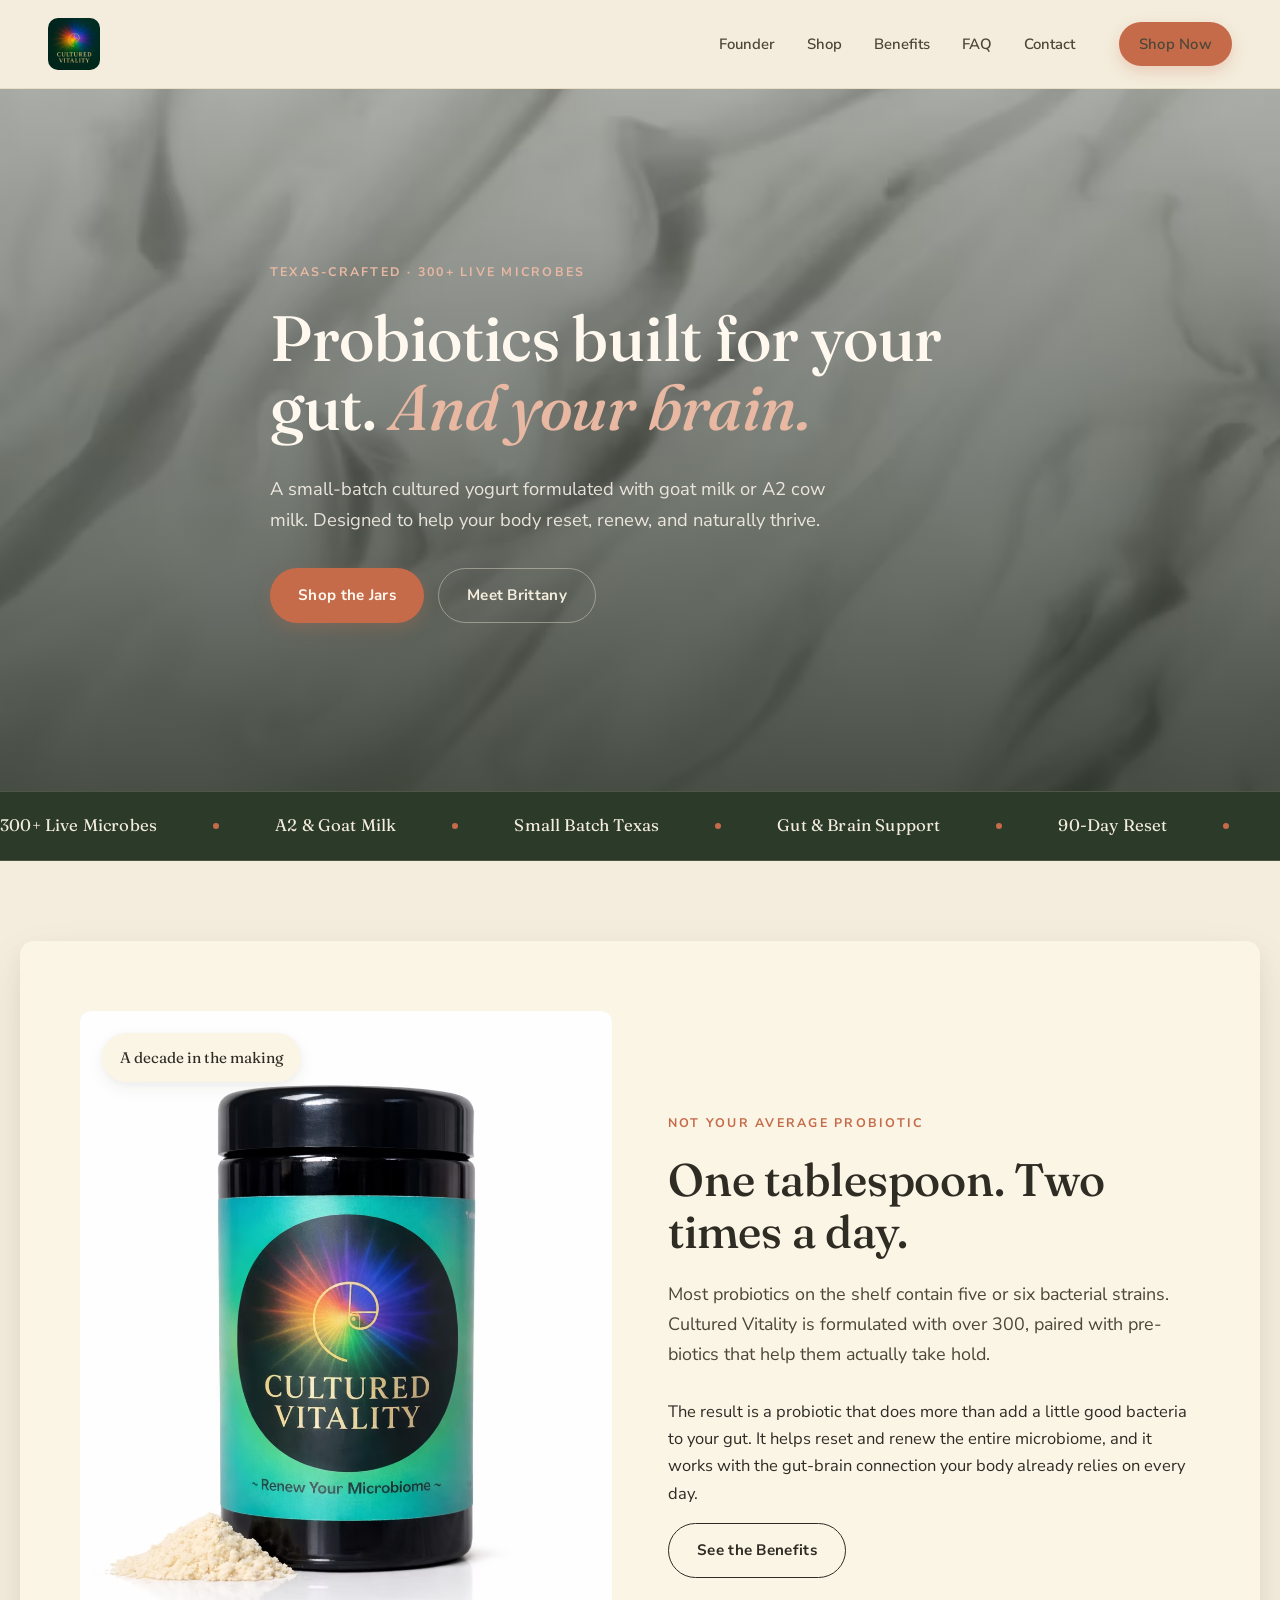
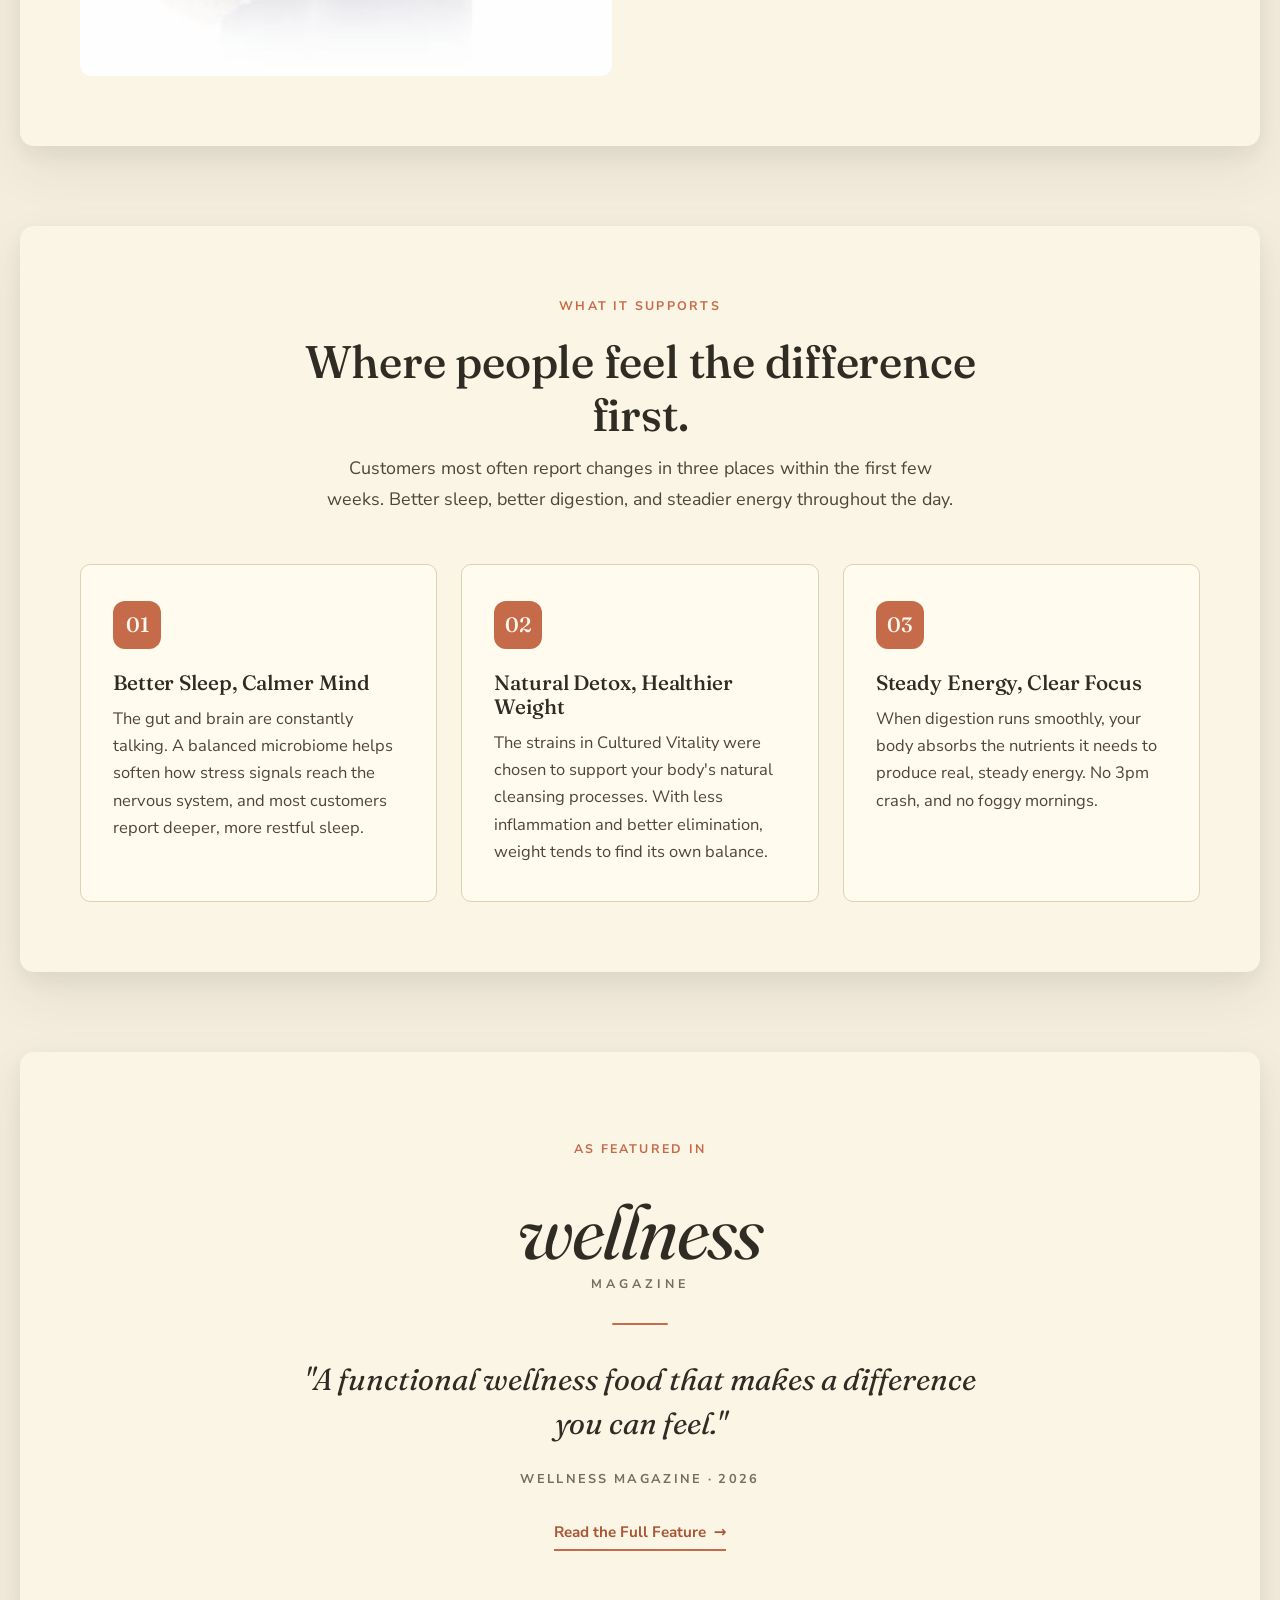
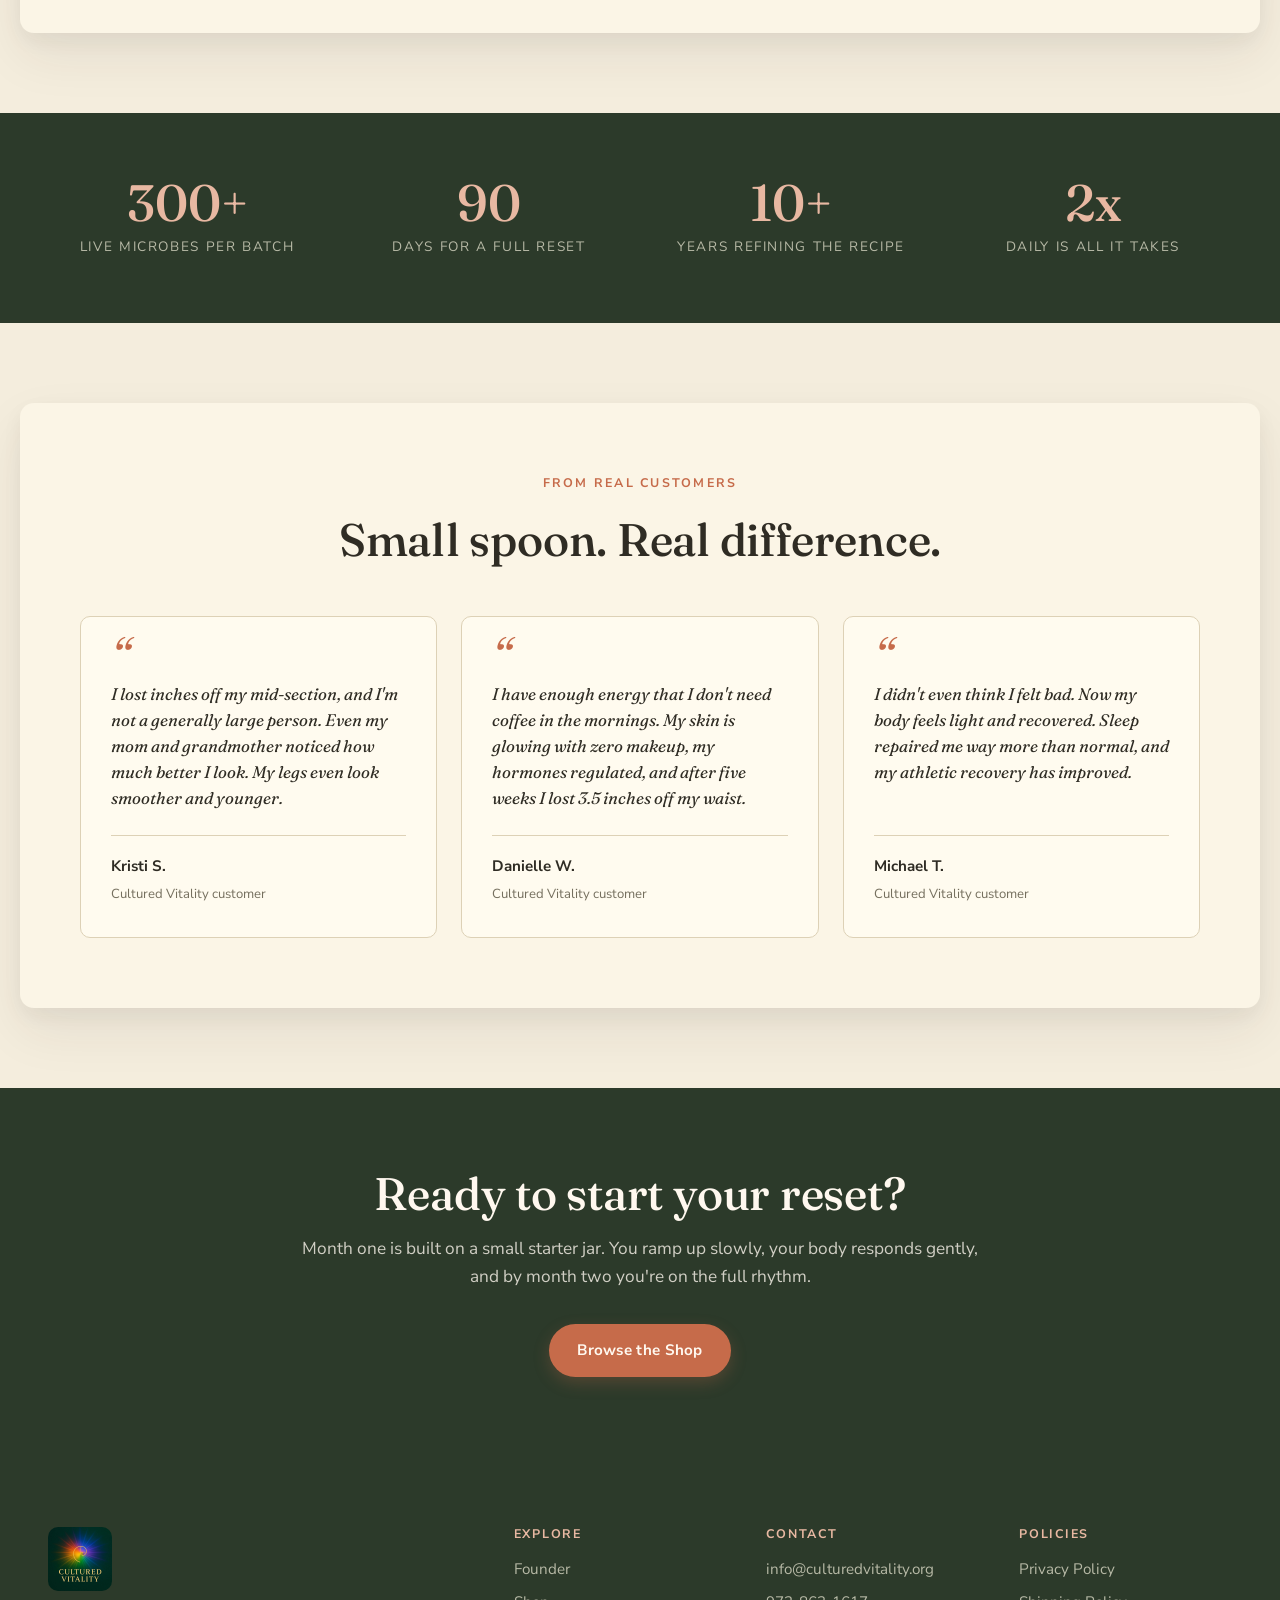
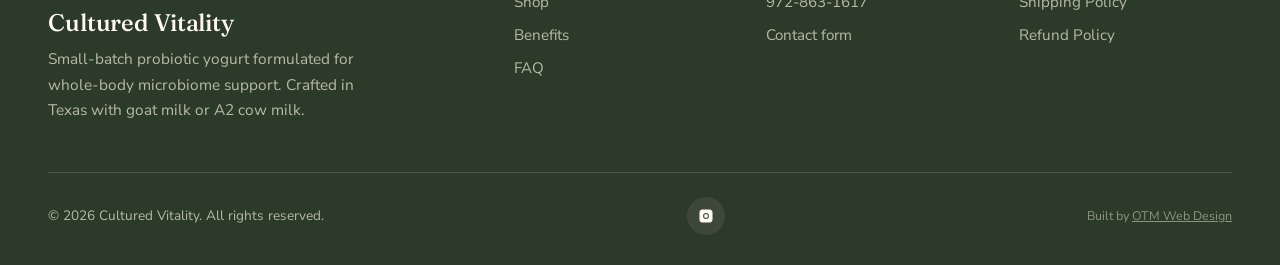
<file: index.html>
<!DOCTYPE html>
<html lang="en">
<head>
  <meta charset="UTF-8">
  <meta name="viewport" content="width=device-width, initial-scale=1.0">
  <title>Cultured Vitality | Probiotics for the Gut and Brain</title>
  <meta name="description" content="A small-batch Texas probiotic made with goat milk or A2 cow milk, formulated with 300+ live microbes to support the gut, brain, and whole-body microbiome.">
  <link rel="preconnect" href="https://fonts.googleapis.com">
  <link rel="preconnect" href="https://fonts.gstatic.com" crossorigin>
  <link href="https://fonts.googleapis.com/css2?family=Fraunces:ital,opsz,wght@0,9..144,400;0,9..144,500;0,9..144,600;1,9..144,400;1,9..144,500&family=Nunito+Sans:wght@400;600;700&display=swap" rel="stylesheet">
  <link rel="stylesheet" href="styles.css">
</head>
<body data-page="home">

  <!-- ============ NAV ============ -->
  <header class="nav">
    <div class="nav-inner">
      <a href="index.html" class="brand" aria-label="Cultured Vitality home">
        <img src="assets/logo.png" alt="Cultured Vitality" class="brand-logo">
      </a>
      <button class="nav-toggle" aria-label="Open menu" aria-expanded="false"><span></span></button>
      <nav class="nav-links" aria-label="Primary">
        <a href="founder.html" data-nav="founder">Founder</a>
        <a href="shop.html" data-nav="shop">Shop</a>
        <a href="benefits.html" data-nav="benefits">Benefits</a>
        <a href="faq.html" data-nav="faq">FAQ</a>
        <a href="contact.html" data-nav="contact">Contact</a>
        <a href="shop.html" class="btn btn-primary btn-small nav-cta">Shop Now</a>
      </nav>
    </div>
  </header>

  <!-- ============ HERO ============ -->
  <section class="hero">
    <div class="hero-bg" aria-hidden="true"></div>
    <div class="container">
      <div class="hero-inner">
        <span class="eyebrow on-dark">Texas-Crafted · 300+ Live Microbes</span>
        <h1>Probiotics built for your gut. <em>And your brain.</em></h1>
        <p class="lede">A small-batch cultured yogurt formulated with goat milk or A2 cow milk. Designed to help your body reset, renew, and naturally thrive.</p>
        <div class="hero-cta">
          <a href="shop.html" class="btn btn-primary">Shop the Jars</a>
          <a href="founder.html" class="btn btn-ghost">Meet Brittany</a>
        </div>
      </div>
    </div>
  </section>

  <!-- ============ MARQUEE ============ -->
  <div class="marquee" aria-hidden="true">
    <div class="marquee-track">
      <span class="marquee-item">300+ Live Microbes</span>
      <span class="marquee-item">A2 &amp; Goat Milk</span>
      <span class="marquee-item">Small Batch Texas</span>
      <span class="marquee-item">Gut &amp; Brain Support</span>
      <span class="marquee-item">90-Day Reset</span>
      <span class="marquee-item">No Added Sugar</span>
      <span class="marquee-item">300+ Live Microbes</span>
      <span class="marquee-item">A2 &amp; Goat Milk</span>
      <span class="marquee-item">Small Batch Texas</span>
      <span class="marquee-item">Gut &amp; Brain Support</span>
      <span class="marquee-item">90-Day Reset</span>
      <span class="marquee-item">No Added Sugar</span>
    </div>
  </div>

  <!-- ============ INTRO ============ -->
  <section class="section">
    <div class="section-card">
      <div class="intro-grid">
        <div class="intro-image">
          <img src="assets/intro-product.jpg" alt="Jar of Cultured Vitality probiotic yogurt">
          <span class="intro-badge">A decade in the making</span>
        </div>
        <div class="intro-content">
          <span class="eyebrow">Not your average probiotic</span>
          <h2>One tablespoon. Two times a day.</h2>
          <p class="lede">Most probiotics on the shelf contain five or six bacterial strains. Cultured Vitality is formulated with over 300, paired with pre-biotics that help them actually take hold.</p>
          <p>The result is a probiotic that does more than add a little good bacteria to your gut. It helps reset and renew the entire microbiome, and it works with the gut-brain connection your body already relies on every day.</p>
          <a href="benefits.html" class="btn btn-secondary">See the Benefits</a>
        </div>
      </div>
    </div>
  </section>

  <!-- ============ BENEFITS PREVIEW ============ -->
  <section class="section">
    <div class="section-card">
      <div class="section-head">
        <span class="eyebrow">What it supports</span>
        <h2>Where people feel the difference first.</h2>
        <p class="lede">Customers most often report changes in three places within the first few weeks. Better sleep, better digestion, and steadier energy throughout the day.</p>
      </div>
      <div class="feature-grid">
        <div class="feature-card">
          <span class="feature-icon">01</span>
          <h3>Better Sleep, Calmer Mind</h3>
          <p>The gut and brain are constantly talking. A balanced microbiome helps soften how stress signals reach the nervous system, and most customers report deeper, more restful sleep.</p>
        </div>
        <div class="feature-card">
          <span class="feature-icon">02</span>
          <h3>Natural Detox, Healthier Weight</h3>
          <p>The strains in Cultured Vitality were chosen to support your body's natural cleansing processes. With less inflammation and better elimination, weight tends to find its own balance.</p>
        </div>
        <div class="feature-card">
          <span class="feature-icon">03</span>
          <h3>Steady Energy, Clear Focus</h3>
          <p>When digestion runs smoothly, your body absorbs the nutrients it needs to produce real, steady energy. No 3pm crash, and no foggy mornings.</p>
        </div>
      </div>
    </div>
  </section>

  <!-- ============ PRESS FEATURE ============ -->
  <section class="section">
    <div class="section-card press-card">
      <div class="press-feature">
        <span class="eyebrow">As Featured In</span>
        <div class="press-mag-mark">wellness</div>
        <div class="press-mag-sub">Magazine</div>
        <div class="press-rule" aria-hidden="true"></div>
        <p class="press-quote">"A functional wellness food that makes a difference you can feel."</p>
        <div class="press-attribution">Wellness Magazine · 2026</div>
        <a href="https://wellnessmasterclub.ewellnessmag.com/renewed-vitality-ff-2026-245-cultured-vitality/" class="press-cta" target="_blank" rel="noopener">
          Read the Full Feature
          <span class="arrow" aria-hidden="true">&rarr;</span>
        </a>
      </div>
    </div>
  </section>

  <!-- ============ STATS ============ -->
  <section class="stats">
    <div class="container">
      <div class="stats-grid">
        <div>
          <div class="stat-num">300+</div>
          <div class="stat-label">Live Microbes Per Batch</div>
        </div>
        <div>
          <div class="stat-num">90</div>
          <div class="stat-label">Days For A Full Reset</div>
        </div>
        <div>
          <div class="stat-num">10+</div>
          <div class="stat-label">Years Refining The Recipe</div>
        </div>
        <div>
          <div class="stat-num">2x</div>
          <div class="stat-label">Daily Is All It Takes</div>
        </div>
      </div>
    </div>
  </section>

  <!-- ============ TESTIMONIALS ============ -->
  <section class="section">
    <div class="section-card">
      <div class="section-head">
        <span class="eyebrow">From real customers</span>
        <h2>Small spoon. Real difference.</h2>
      </div>
      <div class="testimonial-grid">
        <article class="testimonial">
          <p class="testimonial-quote">I lost inches off my mid-section, and I'm not a generally large person. Even my mom and grandmother noticed how much better I look. My legs even look smoother and younger.</p>
          <div class="testimonial-author">Kristi S.<span>Cultured Vitality customer</span></div>
        </article>
        <article class="testimonial">
          <p class="testimonial-quote">I have enough energy that I don't need coffee in the mornings. My skin is glowing with zero makeup, my hormones regulated, and after five weeks I lost 3.5 inches off my waist.</p>
          <div class="testimonial-author">Danielle W.<span>Cultured Vitality customer</span></div>
        </article>
        <article class="testimonial">
          <p class="testimonial-quote">I didn't even think I felt bad. Now my body feels light and recovered. Sleep repaired me way more than normal, and my athletic recovery has improved.</p>
          <div class="testimonial-author">Michael T.<span>Cultured Vitality customer</span></div>
        </article>
      </div>
    </div>
  </section>

  <!-- ============ CTA STRIP ============ -->
  <section class="cta-strip">
    <div class="container">
      <h2>Ready to start your reset?</h2>
      <p>Month one is built on a small starter jar. You ramp up slowly, your body responds gently, and by month two you're on the full rhythm.</p>
      <a href="shop.html" class="btn btn-primary">Browse the Shop</a>
    </div>
  </section>

  <!-- ============ FOOTER ============ -->
  <footer class="footer">
    <div class="container">
      <div class="footer-grid">
        <div class="footer-brand">
          <img src="assets/logo.png" alt="" class="footer-logo">
          <h4>Cultured Vitality</h4>
          <p>Small-batch probiotic yogurt formulated for whole-body microbiome support. Crafted in Texas with goat milk or A2 cow milk.</p>
        </div>
        <div class="footer-col">
          <h5>Explore</h5>
          <a href="founder.html">Founder</a>
          <a href="shop.html">Shop</a>
          <a href="benefits.html">Benefits</a>
          <a href="faq.html">FAQ</a>
        </div>
        <div class="footer-col">
          <h5>Contact</h5>
          <a href="mailto:info@culturedvitality.org">info@culturedvitality.org</a>
          <a href="tel:9728631617">972-863-1617</a>
          <a href="contact.html">Contact form</a>
        </div>
        <div class="footer-col">
          <h5>Policies</h5>
          <a href="#">Privacy Policy</a>
          <a href="#">Shipping Policy</a>
          <a href="#">Refund Policy</a>
        </div>
      </div>
      <div class="footer-bottom">
        <p>&copy; <span data-year>2026</span> Cultured Vitality. All rights reserved.</p>
        <div class="footer-social">
          <a href="https://www.instagram.com/culturedvitality" aria-label="Instagram" target="_blank" rel="noopener">
            <svg viewBox="0 0 24 24"><path d="M12 2.2c3.2 0 3.6 0 4.85.07 1.17.05 1.8.25 2.23.41.56.22.96.48 1.38.9.42.42.68.82.9 1.38.16.43.36 1.06.41 2.23.07 1.25.07 1.65.07 4.85s0 3.6-.07 4.85c-.05 1.17-.25 1.8-.41 2.23a3.7 3.7 0 01-.9 1.38c-.42.42-.82.68-1.38.9-.43.16-1.06.36-2.23.41-1.25.07-1.65.07-4.85.07s-3.6 0-4.85-.07c-1.17-.05-1.8-.25-2.23-.41a3.7 3.7 0 01-1.38-.9 3.7 3.7 0 01-.9-1.38c-.16-.43-.36-1.06-.41-2.23C2.2 15.6 2.2 15.2 2.2 12s0-3.6.07-4.85c.05-1.17.25-1.8.41-2.23.22-.56.48-.96.9-1.38.42-.42.82-.68 1.38-.9.43-.16 1.06-.36 2.23-.41C8.4 2.2 8.8 2.2 12 2.2zm0 5.4a4.4 4.4 0 100 8.8 4.4 4.4 0 000-8.8zm0 7.26a2.86 2.86 0 110-5.72 2.86 2.86 0 010 5.72zm5.6-7.45a1.03 1.03 0 11-2.06 0 1.03 1.03 0 012.06 0z"/></svg>
          </a>
        </div>
        <p style="font-size:0.78rem;opacity:0.7;">Built by <a href="https://otm-designs.com" style="color:inherit;text-decoration:underline;">OTM Web Design</a></p>
      </div>
    </div>
  </footer>

  <script src="script.js"></script>
</body>
</html>
</file>
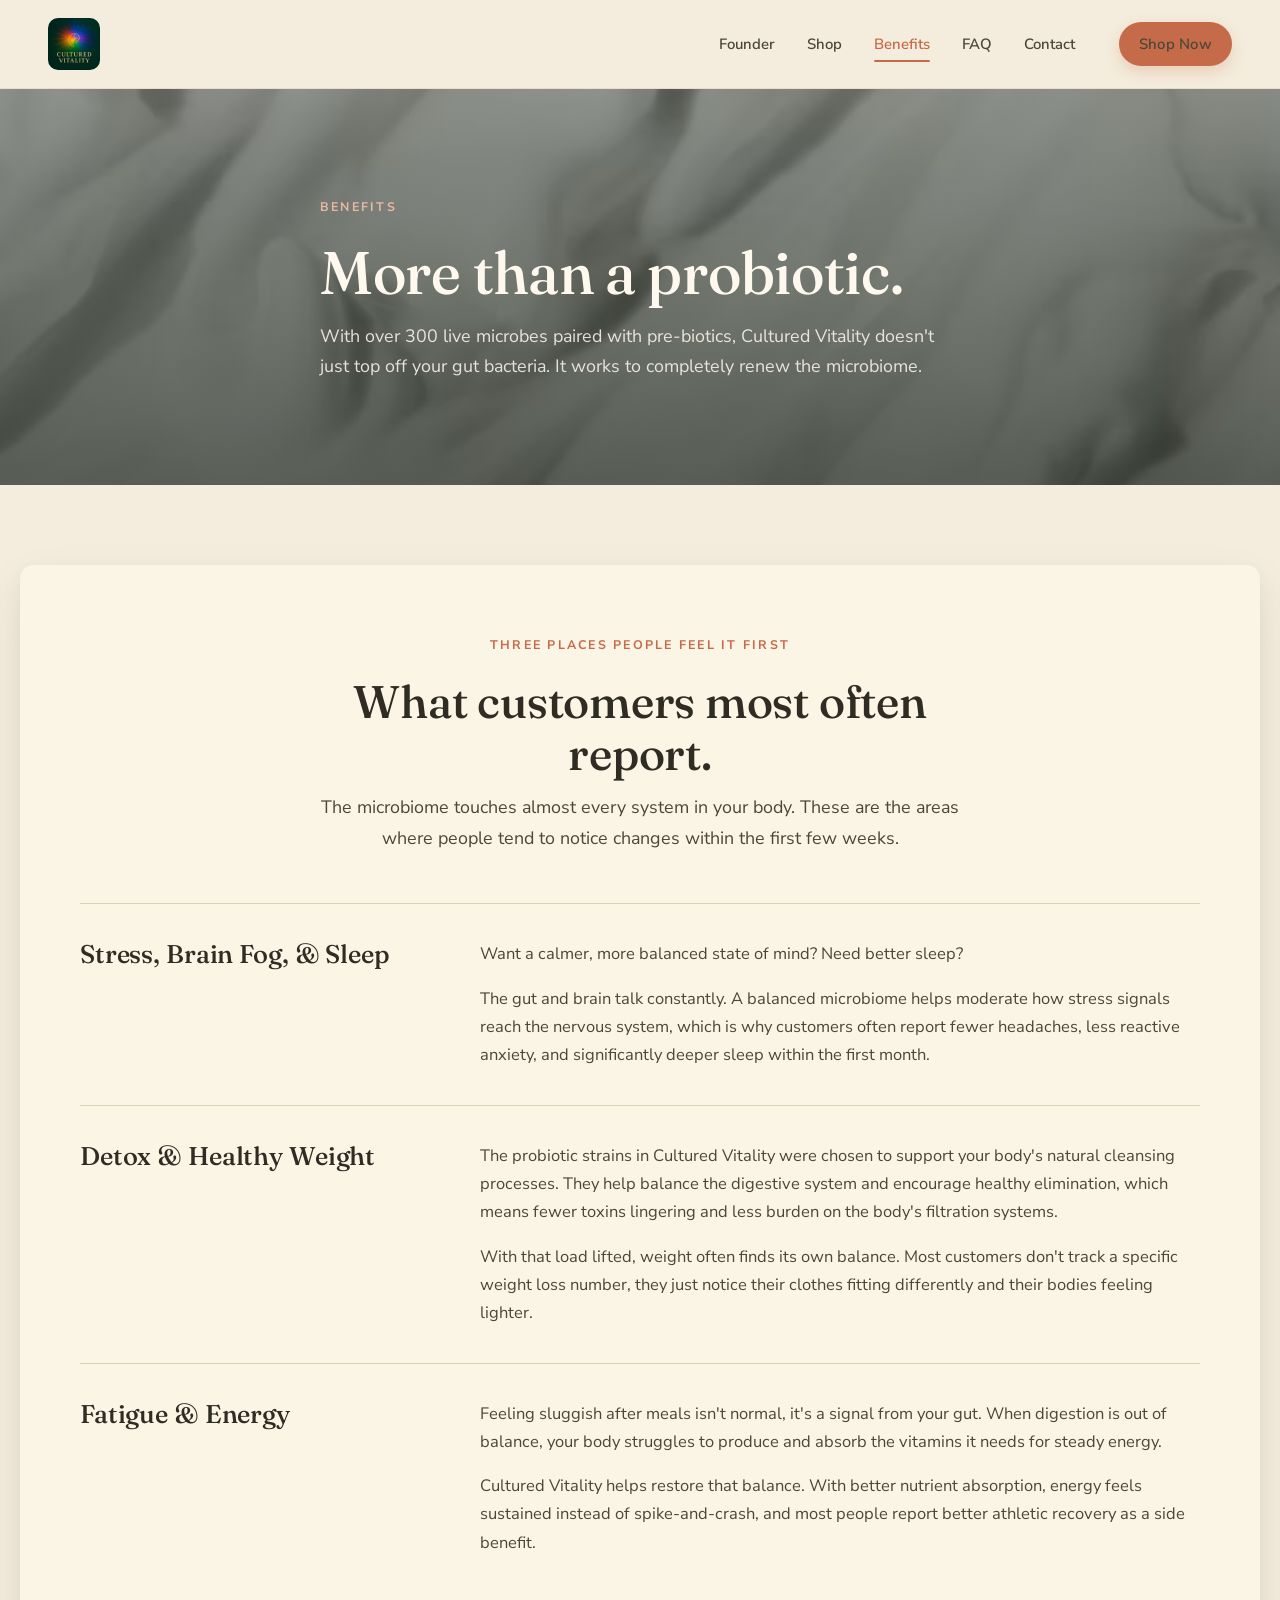
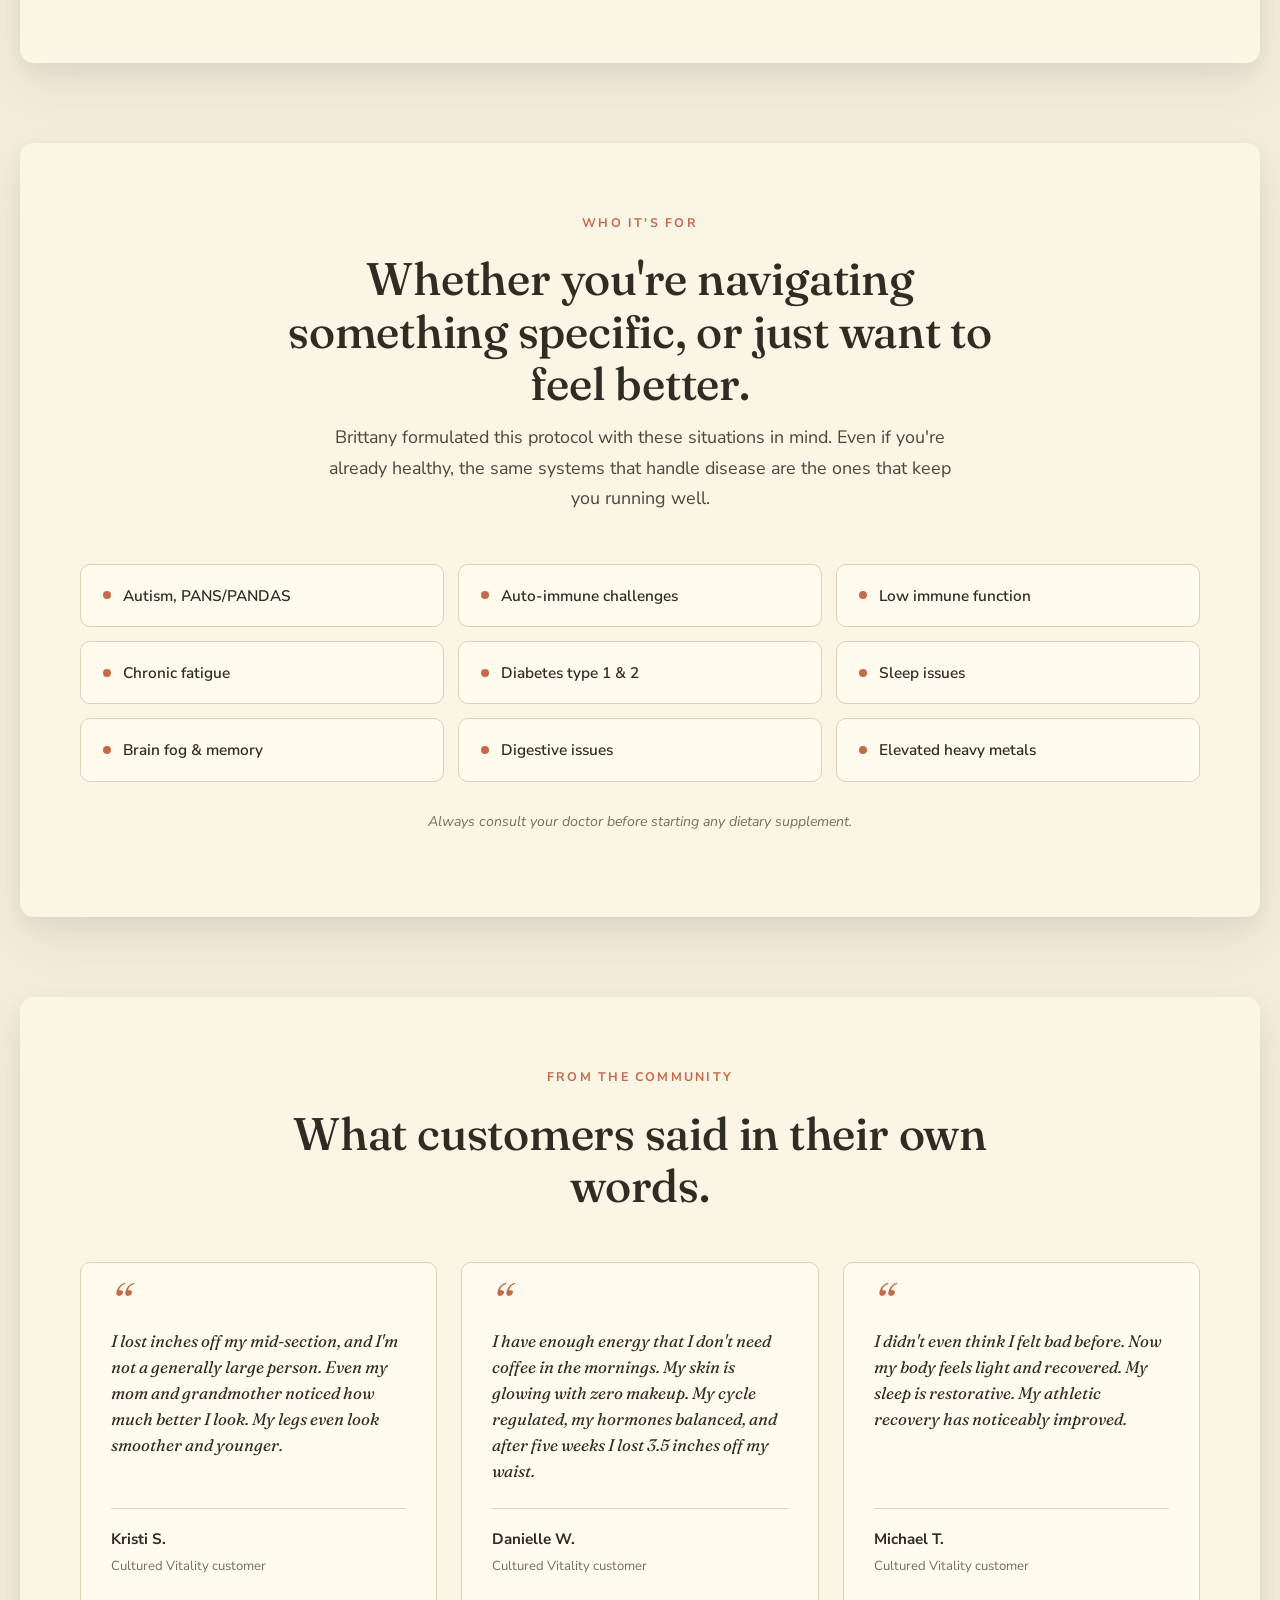
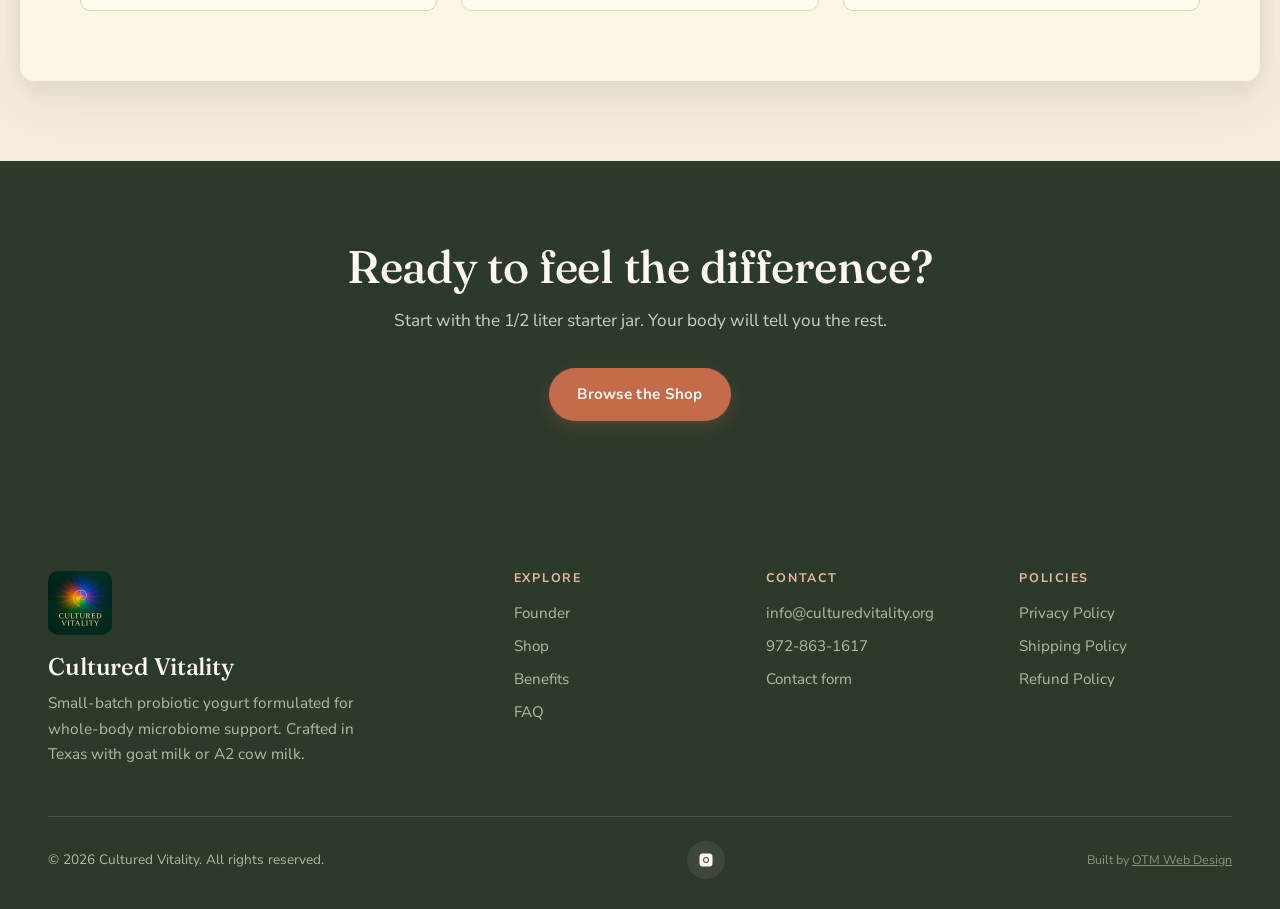
<file: benefits.html>
<!DOCTYPE html>
<html lang="en">
<head>
  <meta charset="UTF-8">
  <meta name="viewport" content="width=device-width, initial-scale=1.0">
  <title>Benefits | Cultured Vitality</title>
  <meta name="description" content="What Cultured Vitality supports: gut-brain balance, natural detox and healthier weight, steady energy, and a complete microbiome reset over a 90-day cycle.">
  <link rel="preconnect" href="https://fonts.googleapis.com">
  <link rel="preconnect" href="https://fonts.gstatic.com" crossorigin>
  <link href="https://fonts.googleapis.com/css2?family=Fraunces:ital,opsz,wght@0,9..144,400;0,9..144,500;0,9..144,600;1,9..144,400;1,9..144,500&family=Nunito+Sans:wght@400;600;700&display=swap" rel="stylesheet">
  <link rel="stylesheet" href="styles.css">
</head>
<body data-page="benefits">

  <!-- ============ NAV ============ -->
  <header class="nav">
    <div class="nav-inner">
      <a href="index.html" class="brand" aria-label="Cultured Vitality home">
        <img src="assets/logo.png" alt="Cultured Vitality" class="brand-logo">
      </a>
      <button class="nav-toggle" aria-label="Open menu" aria-expanded="false"><span></span></button>
      <nav class="nav-links" aria-label="Primary">
        <a href="founder.html" data-nav="founder">Founder</a>
        <a href="shop.html" data-nav="shop">Shop</a>
        <a href="benefits.html" data-nav="benefits">Benefits</a>
        <a href="faq.html" data-nav="faq">FAQ</a>
        <a href="contact.html" data-nav="contact">Contact</a>
        <a href="shop.html" class="btn btn-primary btn-small nav-cta">Shop Now</a>
      </nav>
    </div>
  </header>

  <!-- ============ PAGE HERO ============ -->
  <section class="page-hero hero-benefits">
    <div class="page-hero-bg" aria-hidden="true"></div>
    <div class="container">
      <span class="eyebrow on-dark">Benefits</span>
      <h1>More than a probiotic.</h1>
      <p class="lede">With over 300 live microbes paired with pre-biotics, Cultured Vitality doesn't just top off your gut bacteria. It works to completely renew the microbiome.</p>
    </div>
  </section>

  <!-- ============ MAIN BENEFITS ============ -->
  <section class="section">
    <div class="section-card">
      <div class="section-head">
        <span class="eyebrow">Three places people feel it first</span>
        <h2>What customers most often report.</h2>
        <p class="lede">The microbiome touches almost every system in your body. These are the areas where people tend to notice changes within the first few weeks.</p>
      </div>

      <div class="benefit-block">
        <h3>Stress, Brain Fog, &amp; Sleep</h3>
        <div>
          <p>Want a calmer, more balanced state of mind? Need better sleep?</p>
          <p>The gut and brain talk constantly. A balanced microbiome helps moderate how stress signals reach the nervous system, which is why customers often report fewer headaches, less reactive anxiety, and significantly deeper sleep within the first month.</p>
        </div>
      </div>

      <div class="benefit-block">
        <h3>Detox &amp; Healthy Weight</h3>
        <div>
          <p>The probiotic strains in Cultured Vitality were chosen to support your body's natural cleansing processes. They help balance the digestive system and encourage healthy elimination, which means fewer toxins lingering and less burden on the body's filtration systems.</p>
          <p>With that load lifted, weight often finds its own balance. Most customers don't track a specific weight loss number, they just notice their clothes fitting differently and their bodies feeling lighter.</p>
        </div>
      </div>

      <div class="benefit-block">
        <h3>Fatigue &amp; Energy</h3>
        <div>
          <p>Feeling sluggish after meals isn't normal, it's a signal from your gut. When digestion is out of balance, your body struggles to produce and absorb the vitamins it needs for steady energy.</p>
          <p>Cultured Vitality helps restore that balance. With better nutrient absorption, energy feels sustained instead of spike-and-crash, and most people report better athletic recovery as a side benefit.</p>
        </div>
      </div>
    </div>
  </section>

  <!-- ============ WHO CAN BENEFIT ============ -->
  <section class="section">
    <div class="section-card">
      <div class="section-head">
        <span class="eyebrow">Who it's for</span>
        <h2>Whether you're navigating something specific, or just want to feel better.</h2>
        <p class="lede">Brittany formulated this protocol with these situations in mind. Even if you're already healthy, the same systems that handle disease are the ones that keep you running well.</p>
      </div>

      <div class="conditions-grid">
        <div class="condition-pill">Autism, PANS/PANDAS</div>
        <div class="condition-pill">Auto-immune challenges</div>
        <div class="condition-pill">Low immune function</div>
        <div class="condition-pill">Chronic fatigue</div>
        <div class="condition-pill">Diabetes type 1 &amp; 2</div>
        <div class="condition-pill">Sleep issues</div>
        <div class="condition-pill">Brain fog &amp; memory</div>
        <div class="condition-pill">Digestive issues</div>
        <div class="condition-pill">Elevated heavy metals</div>
      </div>

      <p class="disclaimer">Always consult your doctor before starting any dietary supplement.</p>
    </div>
  </section>

  <!-- ============ TESTIMONIALS ============ -->
  <section class="section">
    <div class="section-card">
      <div class="section-head">
        <span class="eyebrow">From the community</span>
        <h2>What customers said in their own words.</h2>
      </div>
      <div class="testimonial-grid">
        <article class="testimonial">
          <p class="testimonial-quote">I lost inches off my mid-section, and I'm not a generally large person. Even my mom and grandmother noticed how much better I look. My legs even look smoother and younger.</p>
          <div class="testimonial-author">Kristi S.<span>Cultured Vitality customer</span></div>
        </article>
        <article class="testimonial">
          <p class="testimonial-quote">I have enough energy that I don't need coffee in the mornings. My skin is glowing with zero makeup. My cycle regulated, my hormones balanced, and after five weeks I lost 3.5 inches off my waist.</p>
          <div class="testimonial-author">Danielle W.<span>Cultured Vitality customer</span></div>
        </article>
        <article class="testimonial">
          <p class="testimonial-quote">I didn't even think I felt bad before. Now my body feels light and recovered. My sleep is restorative. My athletic recovery has noticeably improved.</p>
          <div class="testimonial-author">Michael T.<span>Cultured Vitality customer</span></div>
        </article>
      </div>
    </div>
  </section>

  <!-- ============ CTA ============ -->
  <section class="cta-strip">
    <div class="container">
      <h2>Ready to feel the difference?</h2>
      <p>Start with the 1/2 liter starter jar. Your body will tell you the rest.</p>
      <a href="shop.html" class="btn btn-primary">Browse the Shop</a>
    </div>
  </section>

  <!-- ============ FOOTER ============ -->
  <footer class="footer">
    <div class="container">
      <div class="footer-grid">
        <div class="footer-brand">
          <img src="assets/logo.png" alt="" class="footer-logo">
          <h4>Cultured Vitality</h4>
          <p>Small-batch probiotic yogurt formulated for whole-body microbiome support. Crafted in Texas with goat milk or A2 cow milk.</p>
        </div>
        <div class="footer-col">
          <h5>Explore</h5>
          <a href="founder.html">Founder</a>
          <a href="shop.html">Shop</a>
          <a href="benefits.html">Benefits</a>
          <a href="faq.html">FAQ</a>
        </div>
        <div class="footer-col">
          <h5>Contact</h5>
          <a href="mailto:info@culturedvitality.org">info@culturedvitality.org</a>
          <a href="tel:9728631617">972-863-1617</a>
          <a href="contact.html">Contact form</a>
        </div>
        <div class="footer-col">
          <h5>Policies</h5>
          <a href="#">Privacy Policy</a>
          <a href="#">Shipping Policy</a>
          <a href="#">Refund Policy</a>
        </div>
      </div>
      <div class="footer-bottom">
        <p>&copy; <span data-year>2026</span> Cultured Vitality. All rights reserved.</p>
        <div class="footer-social">
          <a href="https://www.instagram.com/culturedvitality" aria-label="Instagram" target="_blank" rel="noopener">
            <svg viewBox="0 0 24 24"><path d="M12 2.2c3.2 0 3.6 0 4.85.07 1.17.05 1.8.25 2.23.41.56.22.96.48 1.38.9.42.42.68.82.9 1.38.16.43.36 1.06.41 2.23.07 1.25.07 1.65.07 4.85s0 3.6-.07 4.85c-.05 1.17-.25 1.8-.41 2.23a3.7 3.7 0 01-.9 1.38c-.42.42-.82.68-1.38.9-.43.16-1.06.36-2.23.41-1.25.07-1.65.07-4.85.07s-3.6 0-4.85-.07c-1.17-.05-1.8-.25-2.23-.41a3.7 3.7 0 01-1.38-.9 3.7 3.7 0 01-.9-1.38c-.16-.43-.36-1.06-.41-2.23C2.2 15.6 2.2 15.2 2.2 12s0-3.6.07-4.85c.05-1.17.25-1.8.41-2.23.22-.56.48-.96.9-1.38.42-.42.82-.68 1.38-.9.43-.16 1.06-.36 2.23-.41C8.4 2.2 8.8 2.2 12 2.2zm0 5.4a4.4 4.4 0 100 8.8 4.4 4.4 0 000-8.8zm0 7.26a2.86 2.86 0 110-5.72 2.86 2.86 0 010 5.72zm5.6-7.45a1.03 1.03 0 11-2.06 0 1.03 1.03 0 012.06 0z"/></svg>
          </a>
        </div>
        <p style="font-size:0.78rem;opacity:0.7;">Built by <a href="https://otm-designs.com" style="color:inherit;text-decoration:underline;">OTM Web Design</a></p>
      </div>
    </div>
  </footer>

  <script src="script.js"></script>
</body>
</html>
</file>
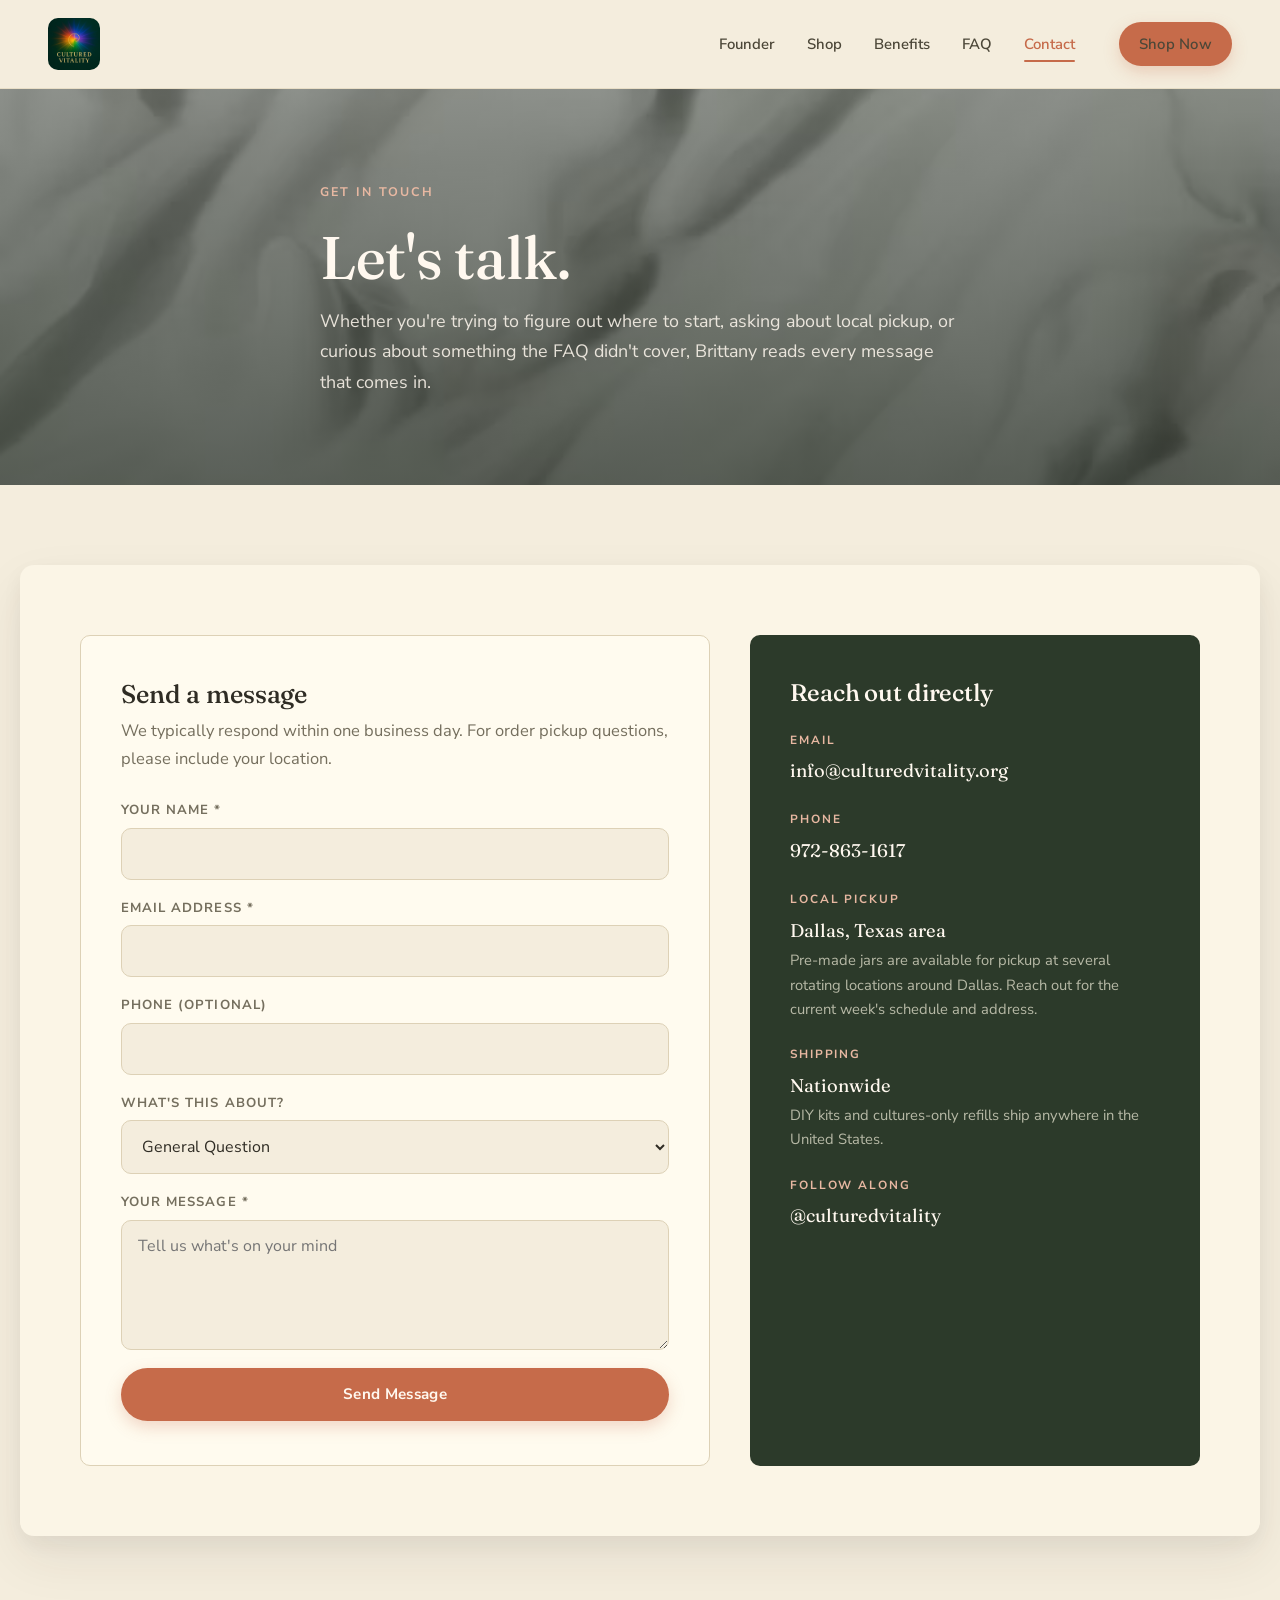
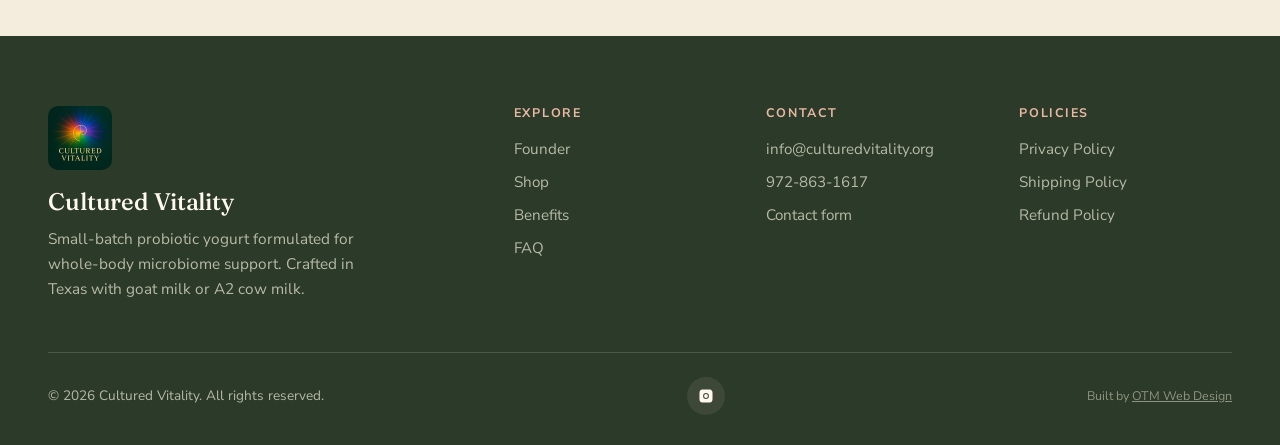
<file: contact.html>
<!DOCTYPE html>
<html lang="en">
<head>
  <meta charset="UTF-8">
  <meta name="viewport" content="width=device-width, initial-scale=1.0">
  <title>Contact | Cultured Vitality</title>
  <meta name="description" content="Get in touch with Brittany at Cultured Vitality. Questions about the probiotic protocol, ordering, local pickup, or wholesale inquiries all welcome.">
  <link rel="preconnect" href="https://fonts.googleapis.com">
  <link rel="preconnect" href="https://fonts.gstatic.com" crossorigin>
  <link href="https://fonts.googleapis.com/css2?family=Fraunces:ital,opsz,wght@0,9..144,400;0,9..144,500;0,9..144,600;1,9..144,400;1,9..144,500&family=Nunito+Sans:wght@400;600;700&display=swap" rel="stylesheet">
  <link rel="stylesheet" href="styles.css">
</head>
<body data-page="contact">

  <!-- ============ NAV ============ -->
  <header class="nav">
    <div class="nav-inner">
      <a href="index.html" class="brand" aria-label="Cultured Vitality home">
        <img src="assets/logo.png" alt="Cultured Vitality" class="brand-logo">
      </a>
      <button class="nav-toggle" aria-label="Open menu" aria-expanded="false"><span></span></button>
      <nav class="nav-links" aria-label="Primary">
        <a href="founder.html" data-nav="founder">Founder</a>
        <a href="shop.html" data-nav="shop">Shop</a>
        <a href="benefits.html" data-nav="benefits">Benefits</a>
        <a href="faq.html" data-nav="faq">FAQ</a>
        <a href="contact.html" data-nav="contact">Contact</a>
        <a href="shop.html" class="btn btn-primary btn-small nav-cta">Shop Now</a>
      </nav>
    </div>
  </header>

  <!-- ============ PAGE HERO ============ -->
  <section class="page-hero hero-contact">
    <div class="page-hero-bg" aria-hidden="true"></div>
    <div class="container">
      <span class="eyebrow on-dark">Get In Touch</span>
      <h1>Let's talk.</h1>
      <p class="lede">Whether you're trying to figure out where to start, asking about local pickup, or curious about something the FAQ didn't cover, Brittany reads every message that comes in.</p>
    </div>
  </section>

  <!-- ============ CONTACT GRID ============ -->
  <section class="section">
    <div class="section-card">
      <div class="contact-grid">

        <form class="contact-form contact-form-el" action="https://formspree.io/f/YOUR_FORMSPREE_ENDPOINT_HERE" method="POST">
          <h3>Send a message</h3>
          <p class="form-sub">We typically respond within one business day. For order pickup questions, please include your location.</p>

          <input type="hidden" name="_subject" value="New Cultured Vitality contact form submission">
          <input type="hidden" name="_next" value="thank-you.html">

          <div class="field">
            <label for="name">Your Name *</label>
            <input id="name" name="name" type="text" required>
          </div>

          <div class="field">
            <label for="email">Email Address *</label>
            <input id="email" name="email" type="email" required>
          </div>

          <div class="field">
            <label for="phone">Phone (optional)</label>
            <input id="phone" name="phone" type="tel">
          </div>

          <div class="field">
            <label for="subject">What's this about?</label>
            <select id="subject" name="subject">
              <option value="general">General Question</option>
              <option value="order">Order or Pickup Help</option>
              <option value="protocol">Protocol Question</option>
              <option value="wholesale">Wholesale Inquiry</option>
              <option value="other">Something Else</option>
            </select>
          </div>

          <div class="field">
            <label for="message">Your Message *</label>
            <textarea id="message" name="message" required placeholder="Tell us what's on your mind"></textarea>
          </div>

          <button type="submit" class="btn btn-primary btn-block">Send Message</button>
        </form>

        <aside class="contact-info">
          <h3>Reach out directly</h3>
          <div class="info-block">
            <div class="info-label">Email</div>
            <div class="info-value"><a href="mailto:info@culturedvitality.org">info@culturedvitality.org</a></div>
          </div>
          <div class="info-block">
            <div class="info-label">Phone</div>
            <div class="info-value"><a href="tel:9728631617">972-863-1617</a></div>
          </div>
          <div class="info-block">
            <div class="info-label">Local Pickup</div>
            <div class="info-value">Dallas, Texas area</div>
            <p class="info-note">Pre-made jars are available for pickup at several rotating locations around Dallas. Reach out for the current week's schedule and address.</p>
          </div>
          <div class="info-block">
            <div class="info-label">Shipping</div>
            <div class="info-value">Nationwide</div>
            <p class="info-note">DIY kits and cultures-only refills ship anywhere in the United States.</p>
          </div>
          <div class="info-block">
            <div class="info-label">Follow Along</div>
            <div class="info-value"><a href="https://www.instagram.com/culturedvitality" target="_blank" rel="noopener">@culturedvitality</a></div>
          </div>
        </aside>

      </div>
    </div>
  </section>

  <!-- ============ FOOTER ============ -->
  <footer class="footer">
    <div class="container">
      <div class="footer-grid">
        <div class="footer-brand">
          <img src="assets/logo.png" alt="" class="footer-logo">
          <h4>Cultured Vitality</h4>
          <p>Small-batch probiotic yogurt formulated for whole-body microbiome support. Crafted in Texas with goat milk or A2 cow milk.</p>
        </div>
        <div class="footer-col">
          <h5>Explore</h5>
          <a href="founder.html">Founder</a>
          <a href="shop.html">Shop</a>
          <a href="benefits.html">Benefits</a>
          <a href="faq.html">FAQ</a>
        </div>
        <div class="footer-col">
          <h5>Contact</h5>
          <a href="mailto:info@culturedvitality.org">info@culturedvitality.org</a>
          <a href="tel:9728631617">972-863-1617</a>
          <a href="contact.html">Contact form</a>
        </div>
        <div class="footer-col">
          <h5>Policies</h5>
          <a href="#">Privacy Policy</a>
          <a href="#">Shipping Policy</a>
          <a href="#">Refund Policy</a>
        </div>
      </div>
      <div class="footer-bottom">
        <p>&copy; <span data-year>2026</span> Cultured Vitality. All rights reserved.</p>
        <div class="footer-social">
          <a href="https://www.instagram.com/culturedvitality" aria-label="Instagram" target="_blank" rel="noopener">
            <svg viewBox="0 0 24 24"><path d="M12 2.2c3.2 0 3.6 0 4.85.07 1.17.05 1.8.25 2.23.41.56.22.96.48 1.38.9.42.42.68.82.9 1.38.16.43.36 1.06.41 2.23.07 1.25.07 1.65.07 4.85s0 3.6-.07 4.85c-.05 1.17-.25 1.8-.41 2.23a3.7 3.7 0 01-.9 1.38c-.42.42-.82.68-1.38.9-.43.16-1.06.36-2.23.41-1.25.07-1.65.07-4.85.07s-3.6 0-4.85-.07c-1.17-.05-1.8-.25-2.23-.41a3.7 3.7 0 01-1.38-.9 3.7 3.7 0 01-.9-1.38c-.16-.43-.36-1.06-.41-2.23C2.2 15.6 2.2 15.2 2.2 12s0-3.6.07-4.85c.05-1.17.25-1.8.41-2.23.22-.56.48-.96.9-1.38.42-.42.82-.68 1.38-.9.43-.16 1.06-.36 2.23-.41C8.4 2.2 8.8 2.2 12 2.2zm0 5.4a4.4 4.4 0 100 8.8 4.4 4.4 0 000-8.8zm0 7.26a2.86 2.86 0 110-5.72 2.86 2.86 0 010 5.72zm5.6-7.45a1.03 1.03 0 11-2.06 0 1.03 1.03 0 012.06 0z"/></svg>
          </a>
        </div>
        <p style="font-size:0.78rem;opacity:0.7;">Built by <a href="https://otm-designs.com" style="color:inherit;text-decoration:underline;">OTM Web Design</a></p>
      </div>
    </div>
  </footer>

  <script src="script.js"></script>
</body>
</html>
</file>
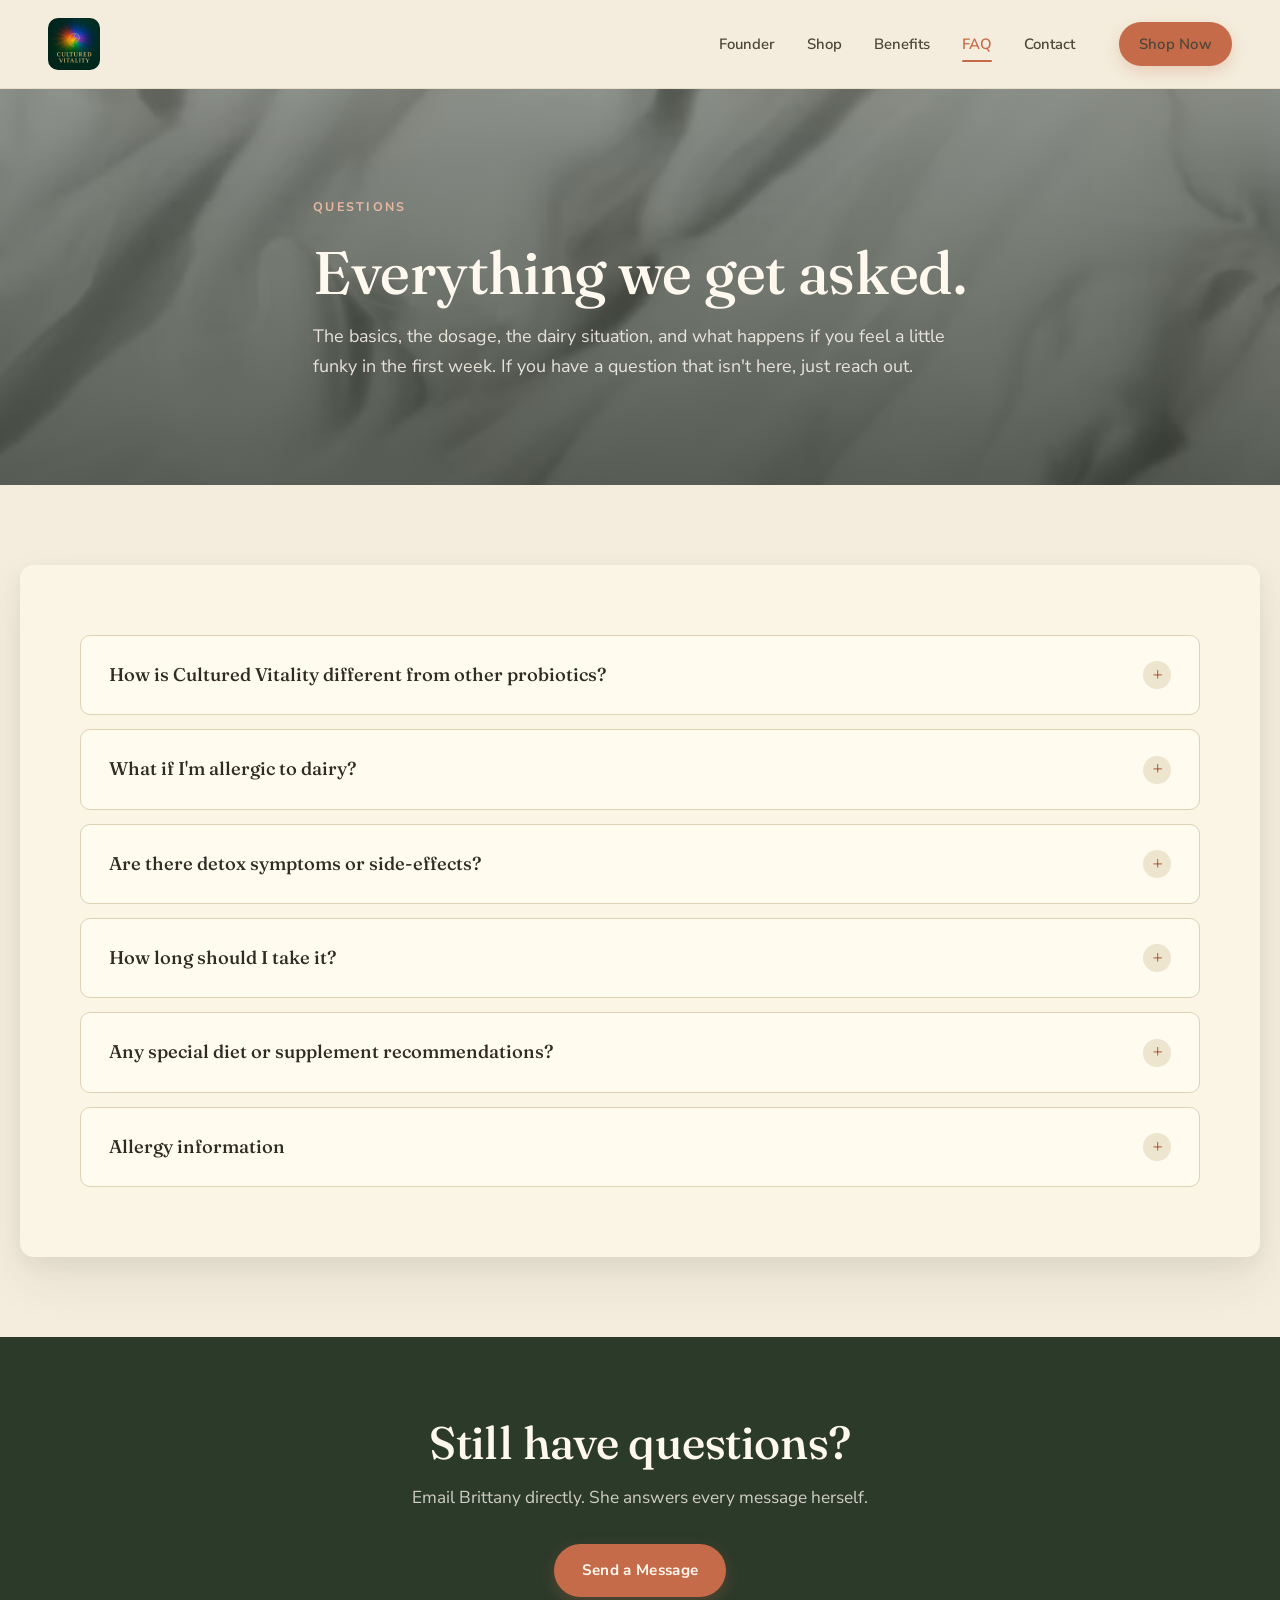
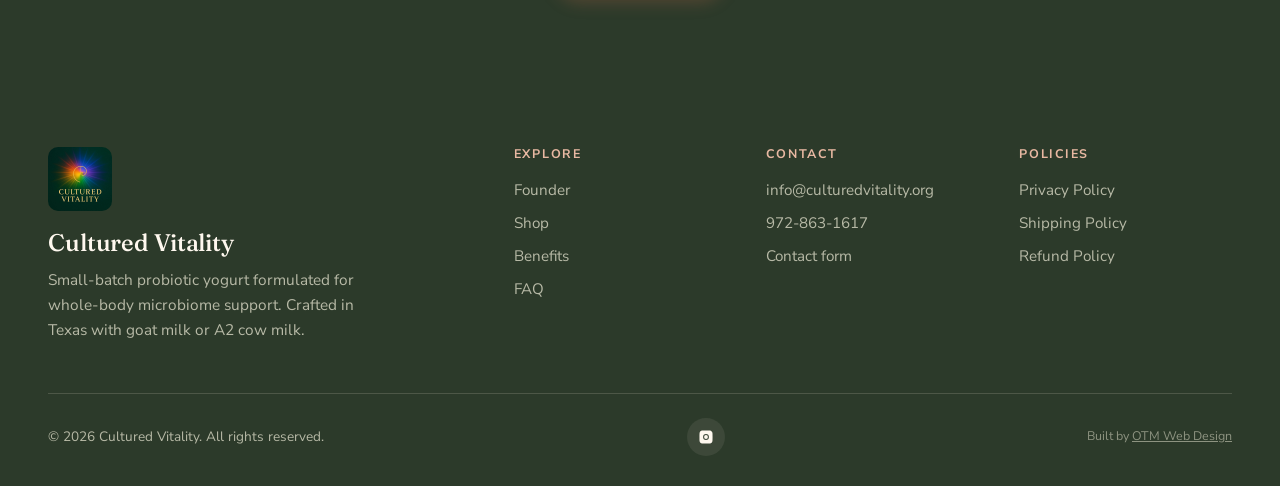
<file: faq.html>
<!DOCTYPE html>
<html lang="en">
<head>
  <meta charset="UTF-8">
  <meta name="viewport" content="width=device-width, initial-scale=1.0">
  <title>FAQ | Cultured Vitality</title>
  <meta name="description" content="Common questions about Cultured Vitality, including dosage, dairy concerns, detox symptoms, how long to take it, and what to know about diet and supplements.">
  <link rel="preconnect" href="https://fonts.googleapis.com">
  <link rel="preconnect" href="https://fonts.gstatic.com" crossorigin>
  <link href="https://fonts.googleapis.com/css2?family=Fraunces:ital,opsz,wght@0,9..144,400;0,9..144,500;0,9..144,600;1,9..144,400;1,9..144,500&family=Nunito+Sans:wght@400;600;700&display=swap" rel="stylesheet">
  <link rel="stylesheet" href="styles.css">
</head>
<body data-page="faq">

  <!-- ============ NAV ============ -->
  <header class="nav">
    <div class="nav-inner">
      <a href="index.html" class="brand" aria-label="Cultured Vitality home">
        <img src="assets/logo.png" alt="Cultured Vitality" class="brand-logo">
      </a>
      <button class="nav-toggle" aria-label="Open menu" aria-expanded="false"><span></span></button>
      <nav class="nav-links" aria-label="Primary">
        <a href="founder.html" data-nav="founder">Founder</a>
        <a href="shop.html" data-nav="shop">Shop</a>
        <a href="benefits.html" data-nav="benefits">Benefits</a>
        <a href="faq.html" data-nav="faq">FAQ</a>
        <a href="contact.html" data-nav="contact">Contact</a>
        <a href="shop.html" class="btn btn-primary btn-small nav-cta">Shop Now</a>
      </nav>
    </div>
  </header>

  <!-- ============ PAGE HERO ============ -->
  <section class="page-hero hero-faq">
    <div class="page-hero-bg" aria-hidden="true"></div>
    <div class="container">
      <span class="eyebrow on-dark">Questions</span>
      <h1>Everything we get asked.</h1>
      <p class="lede">The basics, the dosage, the dairy situation, and what happens if you feel a little funky in the first week. If you have a question that isn't here, just reach out.</p>
    </div>
  </section>

  <!-- ============ FAQ ACCORDION ============ -->
  <section class="section">
    <div class="section-card">
      <div class="faq-list">

        <article class="faq-item">
          <button class="faq-question" aria-expanded="false">
            <span>How is Cultured Vitality different from other probiotics?</span>
            <span class="faq-icon" aria-hidden="true">+</span>
          </button>
          <div class="faq-answer">
            <div class="faq-answer-inner">
              <p>Most probiotics contain five or six bacterial strains. Some include pre-biotics, most don't. Cultured Vitality uses a blend of over 300 beneficial microbes, paired with pre-biotics that help them actually take hold in your gut.</p>
              <p>The strains were chosen specifically to encourage the body to release certain enzymes. Those enzymes support your body's natural production of a protein called GcMAF, which helps your body use vitamin D more efficiently. <strong>In short, Cultured Vitality helps your body get more out of the vitamin D you're already taking in.</strong></p>
              <p>When vitamin D is working properly, it does more than support the immune system. It also supports mood, blood sugar balance, detoxification, and mental clarity.</p>
            </div>
          </div>
        </article>

        <article class="faq-item">
          <button class="faq-question" aria-expanded="false">
            <span>What if I'm allergic to dairy?</span>
            <span class="faq-icon" aria-hidden="true">+</span>
          </button>
          <div class="faq-answer">
            <div class="faq-answer-inner">
              <p>The daily amount is small (one tablespoon, twice a day). Cultured Vitality is made only with goat milk or A2 cow milk, both of which contain A2 casein. Most people allergic to dairy are reacting to A1 casein or lactose, not A2. On top of that, most of the casein is removed during the culturing process.</p>
              <p>If dairy is still a no for you, there are two options. First, try it topically. Yes, on your skin. Customers have reported real benefits using it like a face cream or stomach lotion. Second, grab the DIY kit and make it yourself with a non-dairy milk of your choice.</p>
            </div>
          </div>
        </article>

        <article class="faq-item">
          <button class="faq-question" aria-expanded="false">
            <span>Are there detox symptoms or side-effects?</span>
            <span class="faq-icon" aria-hidden="true">+</span>
          </button>
          <div class="faq-answer">
            <div class="faq-answer-inner">
              <p>Most people don't report any. A small number get a mild headache, feel a little queasy, or use the bathroom more often in the first week. These are signs that your body is detoxing, which is a good thing.</p>
              <p><strong>If you do feel these symptoms, cut your dose down.</strong> Slower detox means less discomfort. Build the dose back up gradually.</p>
              <p>The people who have the toughest time tend to be those who keep eating heavy junk and sugary drinks while starting the protocol. Your body is trying to clear toxins out, and if more keep coming in, it can get overwhelmed.</p>
              <p>Once people stick with it, almost everyone reports significantly better energy, sleep, and digestion within the first few weeks.</p>
            </div>
          </div>
        </article>

        <article class="faq-item">
          <button class="faq-question" aria-expanded="false">
            <span>How long should I take it?</span>
            <span class="faq-icon" aria-hidden="true">+</span>
          </button>
          <div class="faq-answer">
            <div class="faq-answer-inner">
              <p>For a real microbiome reset, plan on a 90-day cycle. That window gives the cultures time to fully take hold and repopulate your gut flora.</p>
              <p>If you're dealing with something specific, talk to your healthcare provider. You can also email Brittany directly at <a href="mailto:info@culturedvitality.org">info@culturedvitality.org</a> with questions about your situation.</p>
            </div>
          </div>
        </article>

        <article class="faq-item">
          <button class="faq-question" aria-expanded="false">
            <span>Any special diet or supplement recommendations?</span>
            <span class="faq-icon" aria-hidden="true">+</span>
          </button>
          <div class="faq-answer">
            <div class="faq-answer-inner">
              <p>Always check with your healthcare provider before starting any new diet or supplement. With that said, the diet that pairs best with this protocol is low in added sugar, high in leafy greens and fiber, and avoids eating after 8 p.m. so your body has time to digest overnight.</p>
              <p>For best results, vitamin D is often recommended at higher doses (around 10,000 IU is common). Vitamin D can be overdosed, so please confirm dosage with your doctor first. Vitamin K typically pairs with D, so a D3/K2 combo supplement keeps it simple.</p>
              <p>Ideally, take Cultured Vitality on an empty stomach (morning before food, and evening before bed). If that doesn't fit your schedule, just take it daily. The protocol is meant to be simple, not stressful.</p>
              <p>Antibiotics and certain medications can interfere with probiotic potency. If you're on a course of antibiotics, talk to your physician. You may want to wait until you finish before starting.</p>
              <p>Avoid other probiotics while on Cultured Vitality (other supplements, yogurt, kefir, kombucha, fermented foods). Other cultures will compete in the gut and dilute the effect.</p>
            </div>
          </div>
        </article>

        <article class="faq-item">
          <button class="faq-question" aria-expanded="false">
            <span>Allergy information</span>
            <span class="faq-icon" aria-hidden="true">+</span>
          </button>
          <div class="faq-answer">
            <div class="faq-answer-inner">
              <p>Cultured Vitality contains milk and tree-nut derivatives.</p>
              <p>Cultured Vitality does <strong>not</strong> contain: artificial colors, artificial flavors, preservatives, added sugar, gluten, soy, wheat, egg, rice, or starch.</p>
            </div>
          </div>
        </article>

      </div>
    </div>
  </section>

  <!-- ============ CTA ============ -->
  <section class="cta-strip">
    <div class="container">
      <h2>Still have questions?</h2>
      <p>Email Brittany directly. She answers every message herself.</p>
      <a href="contact.html" class="btn btn-primary">Send a Message</a>
    </div>
  </section>

  <!-- ============ FOOTER ============ -->
  <footer class="footer">
    <div class="container">
      <div class="footer-grid">
        <div class="footer-brand">
          <img src="assets/logo.png" alt="" class="footer-logo">
          <h4>Cultured Vitality</h4>
          <p>Small-batch probiotic yogurt formulated for whole-body microbiome support. Crafted in Texas with goat milk or A2 cow milk.</p>
        </div>
        <div class="footer-col">
          <h5>Explore</h5>
          <a href="founder.html">Founder</a>
          <a href="shop.html">Shop</a>
          <a href="benefits.html">Benefits</a>
          <a href="faq.html">FAQ</a>
        </div>
        <div class="footer-col">
          <h5>Contact</h5>
          <a href="mailto:info@culturedvitality.org">info@culturedvitality.org</a>
          <a href="tel:9728631617">972-863-1617</a>
          <a href="contact.html">Contact form</a>
        </div>
        <div class="footer-col">
          <h5>Policies</h5>
          <a href="#">Privacy Policy</a>
          <a href="#">Shipping Policy</a>
          <a href="#">Refund Policy</a>
        </div>
      </div>
      <div class="footer-bottom">
        <p>&copy; <span data-year>2026</span> Cultured Vitality. All rights reserved.</p>
        <div class="footer-social">
          <a href="https://www.instagram.com/culturedvitality" aria-label="Instagram" target="_blank" rel="noopener">
            <svg viewBox="0 0 24 24"><path d="M12 2.2c3.2 0 3.6 0 4.85.07 1.17.05 1.8.25 2.23.41.56.22.96.48 1.38.9.42.42.68.82.9 1.38.16.43.36 1.06.41 2.23.07 1.25.07 1.65.07 4.85s0 3.6-.07 4.85c-.05 1.17-.25 1.8-.41 2.23a3.7 3.7 0 01-.9 1.38c-.42.42-.82.68-1.38.9-.43.16-1.06.36-2.23.41-1.25.07-1.65.07-4.85.07s-3.6 0-4.85-.07c-1.17-.05-1.8-.25-2.23-.41a3.7 3.7 0 01-1.38-.9 3.7 3.7 0 01-.9-1.38c-.16-.43-.36-1.06-.41-2.23C2.2 15.6 2.2 15.2 2.2 12s0-3.6.07-4.85c.05-1.17.25-1.8.41-2.23.22-.56.48-.96.9-1.38.42-.42.82-.68 1.38-.9.43-.16 1.06-.36 2.23-.41C8.4 2.2 8.8 2.2 12 2.2zm0 5.4a4.4 4.4 0 100 8.8 4.4 4.4 0 000-8.8zm0 7.26a2.86 2.86 0 110-5.72 2.86 2.86 0 010 5.72zm5.6-7.45a1.03 1.03 0 11-2.06 0 1.03 1.03 0 012.06 0z"/></svg>
          </a>
        </div>
        <p style="font-size:0.78rem;opacity:0.7;">Built by <a href="https://otm-designs.com" style="color:inherit;text-decoration:underline;">OTM Web Design</a></p>
      </div>
    </div>
  </footer>

  <script src="script.js"></script>
</body>
</html>
</file>
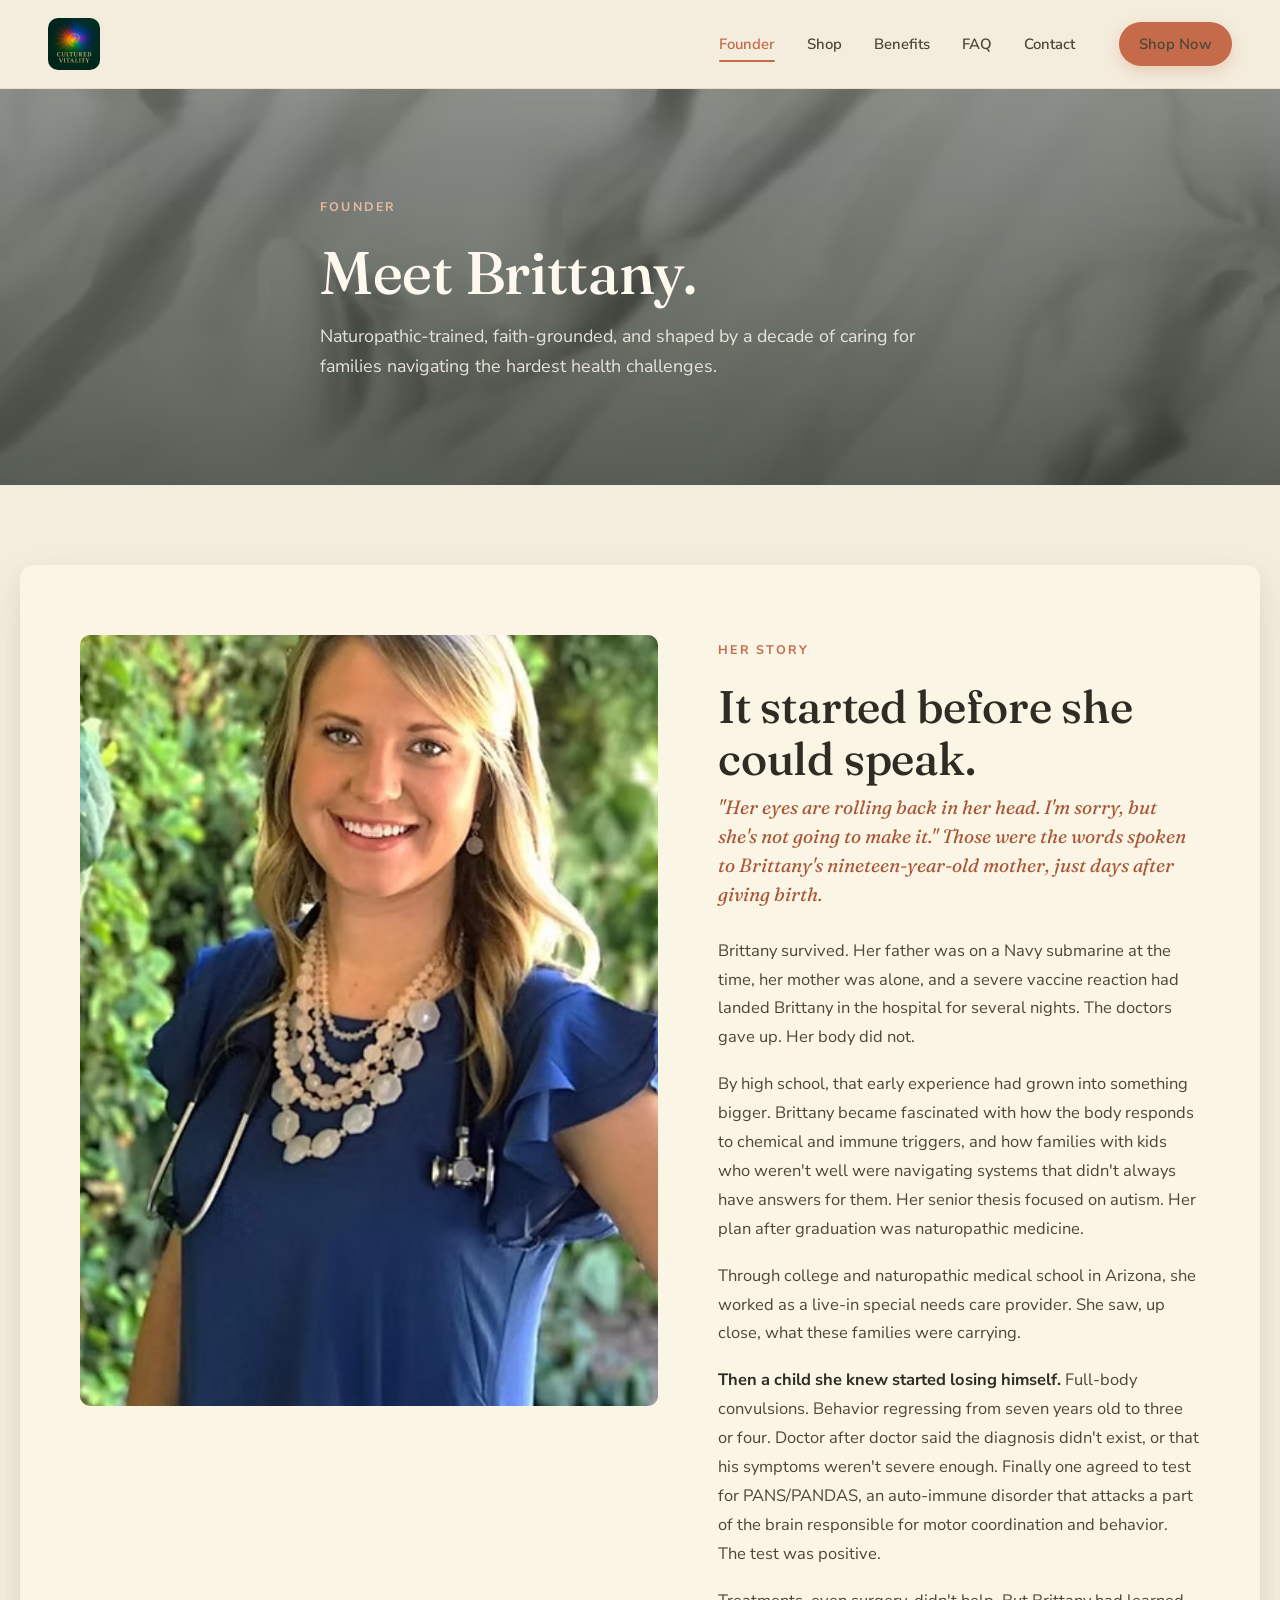
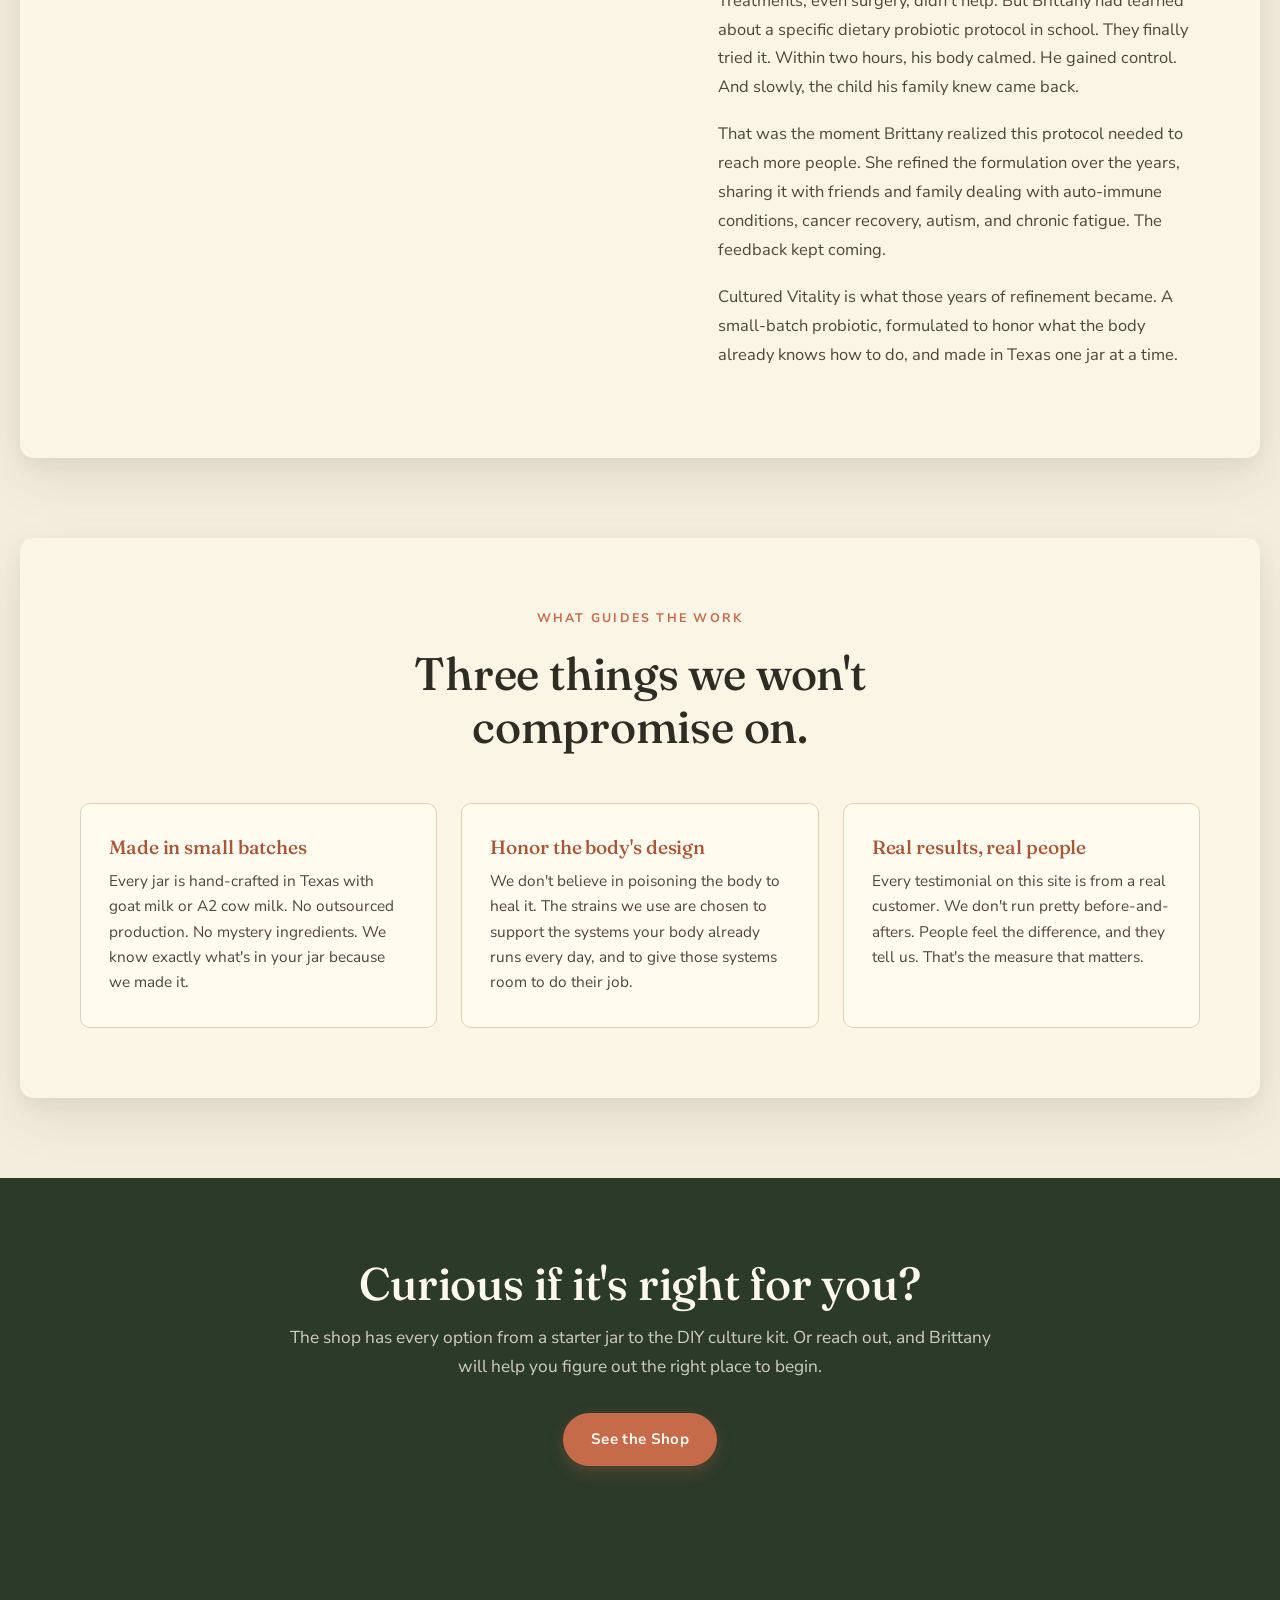
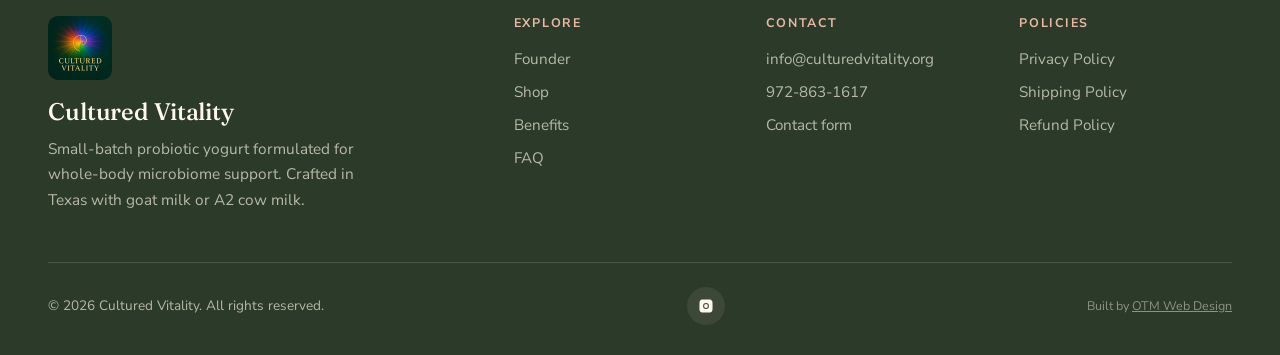
<file: Founder.html>
<!DOCTYPE html>
<html lang="en">
<head>
  <meta charset="UTF-8">
  <meta name="viewport" content="width=device-width, initial-scale=1.0">
  <title>Meet Brittany | Cultured Vitality</title>
  <meta name="description" content="The story of Brittany, founder of Cultured Vitality, and the decade of work that led to a probiotic formulated for the gut, brain, and whole-body microbiome.">
  <link rel="preconnect" href="https://fonts.googleapis.com">
  <link rel="preconnect" href="https://fonts.gstatic.com" crossorigin>
  <link href="https://fonts.googleapis.com/css2?family=Fraunces:ital,opsz,wght@0,9..144,400;0,9..144,500;0,9..144,600;1,9..144,400;1,9..144,500&family=Nunito+Sans:wght@400;600;700&display=swap" rel="stylesheet">
  <link rel="stylesheet" href="styles.css">
</head>
<body data-page="founder">

  <!-- ============ NAV ============ -->
  <header class="nav">
    <div class="nav-inner">
      <a href="index.html" class="brand" aria-label="Cultured Vitality home">
        <img src="assets/logo.png" alt="Cultured Vitality" class="brand-logo">
      </a>
      <button class="nav-toggle" aria-label="Open menu" aria-expanded="false"><span></span></button>
      <nav class="nav-links" aria-label="Primary">
        <a href="founder.html" data-nav="founder">Founder</a>
        <a href="shop.html" data-nav="shop">Shop</a>
        <a href="benefits.html" data-nav="benefits">Benefits</a>
        <a href="faq.html" data-nav="faq">FAQ</a>
        <a href="contact.html" data-nav="contact">Contact</a>
        <a href="shop.html" class="btn btn-primary btn-small nav-cta">Shop Now</a>
      </nav>
    </div>
  </header>

  <!-- ============ PAGE HERO ============ -->
  <section class="page-hero hero-founder">
    <div class="page-hero-bg" aria-hidden="true"></div>
    <div class="container">
      <span class="eyebrow on-dark">Founder</span>
      <h1>Meet Brittany.</h1>
      <p class="lede">Naturopathic-trained, faith-grounded, and shaped by a decade of caring for families navigating the hardest health challenges.</p>
    </div>
  </section>

  <!-- ============ STORY ============ -->
  <section class="section">
    <div class="section-card">
      <div class="founder-grid">
        <div class="founder-photo">
          <img src="assets/founder-portrait.jpg" alt="Brittany, founder of Cultured Vitality">
        </div>
        <div class="founder-text">
          <span class="eyebrow">Her story</span>
          <h2>It started before she could speak.</h2>
          <p class="lede">"Her eyes are rolling back in her head. I'm sorry, but she's not going to make it." Those were the words spoken to Brittany's nineteen-year-old mother, just days after giving birth.</p>
          <p>Brittany survived. Her father was on a Navy submarine at the time, her mother was alone, and a severe vaccine reaction had landed Brittany in the hospital for several nights. The doctors gave up. Her body did not.</p>
          <p>By high school, that early experience had grown into something bigger. Brittany became fascinated with how the body responds to chemical and immune triggers, and how families with kids who weren't well were navigating systems that didn't always have answers for them. Her senior thesis focused on autism. Her plan after graduation was naturopathic medicine.</p>
          <p>Through college and naturopathic medical school in Arizona, she worked as a live-in special needs care provider. She saw, up close, what these families were carrying.</p>
          <p><strong>Then a child she knew started losing himself.</strong> Full-body convulsions. Behavior regressing from seven years old to three or four. Doctor after doctor said the diagnosis didn't exist, or that his symptoms weren't severe enough. Finally one agreed to test for PANS/PANDAS, an auto-immune disorder that attacks a part of the brain responsible for motor coordination and behavior. The test was positive.</p>
          <p>Treatments, even surgery, didn't help. But Brittany had learned about a specific dietary probiotic protocol in school. They finally tried it. Within two hours, his body calmed. He gained control. And slowly, the child his family knew came back.</p>
          <p>That was the moment Brittany realized this protocol needed to reach more people. She refined the formulation over the years, sharing it with friends and family dealing with auto-immune conditions, cancer recovery, autism, and chronic fatigue. The feedback kept coming.</p>
          <p>Cultured Vitality is what those years of refinement became. A small-batch probiotic, formulated to honor what the body already knows how to do, and made in Texas one jar at a time.</p>
        </div>
      </div>
    </div>
  </section>

  <!-- ============ VALUES ============ -->
  <section class="section">
    <div class="section-card">
      <div class="section-head">
        <span class="eyebrow">What guides the work</span>
        <h2>Three things we won't compromise on.</h2>
      </div>
      <div class="values-grid">
        <div class="value-card">
          <h4>Made in small batches</h4>
          <p>Every jar is hand-crafted in Texas with goat milk or A2 cow milk. No outsourced production. No mystery ingredients. We know exactly what's in your jar because we made it.</p>
        </div>
        <div class="value-card">
          <h4>Honor the body's design</h4>
          <p>We don't believe in poisoning the body to heal it. The strains we use are chosen to support the systems your body already runs every day, and to give those systems room to do their job.</p>
        </div>
        <div class="value-card">
          <h4>Real results, real people</h4>
          <p>Every testimonial on this site is from a real customer. We don't run pretty before-and-afters. People feel the difference, and they tell us. That's the measure that matters.</p>
        </div>
      </div>
    </div>
  </section>

  <!-- ============ CTA ============ -->
  <section class="cta-strip">
    <div class="container">
      <h2>Curious if it's right for you?</h2>
      <p>The shop has every option from a starter jar to the DIY culture kit. Or reach out, and Brittany will help you figure out the right place to begin.</p>
      <a href="shop.html" class="btn btn-primary">See the Shop</a>
    </div>
  </section>

  <!-- ============ FOOTER ============ -->
  <footer class="footer">
    <div class="container">
      <div class="footer-grid">
        <div class="footer-brand">
          <img src="assets/logo.png" alt="" class="footer-logo">
          <h4>Cultured Vitality</h4>
          <p>Small-batch probiotic yogurt formulated for whole-body microbiome support. Crafted in Texas with goat milk or A2 cow milk.</p>
        </div>
        <div class="footer-col">
          <h5>Explore</h5>
          <a href="founder.html">Founder</a>
          <a href="shop.html">Shop</a>
          <a href="benefits.html">Benefits</a>
          <a href="faq.html">FAQ</a>
        </div>
        <div class="footer-col">
          <h5>Contact</h5>
          <a href="mailto:info@culturedvitality.org">info@culturedvitality.org</a>
          <a href="tel:9728631617">972-863-1617</a>
          <a href="contact.html">Contact form</a>
        </div>
        <div class="footer-col">
          <h5>Policies</h5>
          <a href="#">Privacy Policy</a>
          <a href="#">Shipping Policy</a>
          <a href="#">Refund Policy</a>
        </div>
      </div>
      <div class="footer-bottom">
        <p>&copy; <span data-year>2026</span> Cultured Vitality. All rights reserved.</p>
        <div class="footer-social">
          <a href="https://www.instagram.com/culturedvitality" aria-label="Instagram" target="_blank" rel="noopener">
            <svg viewBox="0 0 24 24"><path d="M12 2.2c3.2 0 3.6 0 4.85.07 1.17.05 1.8.25 2.23.41.56.22.96.48 1.38.9.42.42.68.82.9 1.38.16.43.36 1.06.41 2.23.07 1.25.07 1.65.07 4.85s0 3.6-.07 4.85c-.05 1.17-.25 1.8-.41 2.23a3.7 3.7 0 01-.9 1.38c-.42.42-.82.68-1.38.9-.43.16-1.06.36-2.23.41-1.25.07-1.65.07-4.85.07s-3.6 0-4.85-.07c-1.17-.05-1.8-.25-2.23-.41a3.7 3.7 0 01-1.38-.9 3.7 3.7 0 01-.9-1.38c-.16-.43-.36-1.06-.41-2.23C2.2 15.6 2.2 15.2 2.2 12s0-3.6.07-4.85c.05-1.17.25-1.8.41-2.23.22-.56.48-.96.9-1.38.42-.42.82-.68 1.38-.9.43-.16 1.06-.36 2.23-.41C8.4 2.2 8.8 2.2 12 2.2zm0 5.4a4.4 4.4 0 100 8.8 4.4 4.4 0 000-8.8zm0 7.26a2.86 2.86 0 110-5.72 2.86 2.86 0 010 5.72zm5.6-7.45a1.03 1.03 0 11-2.06 0 1.03 1.03 0 012.06 0z"/></svg>
          </a>
        </div>
        <p style="font-size:0.78rem;opacity:0.7;">Built by <a href="https://otm-designs.com" style="color:inherit;text-decoration:underline;">OTM Web Design</a></p>
      </div>
    </div>
  </footer>

  <script src="script.js"></script>
</body>
</html>
</file>
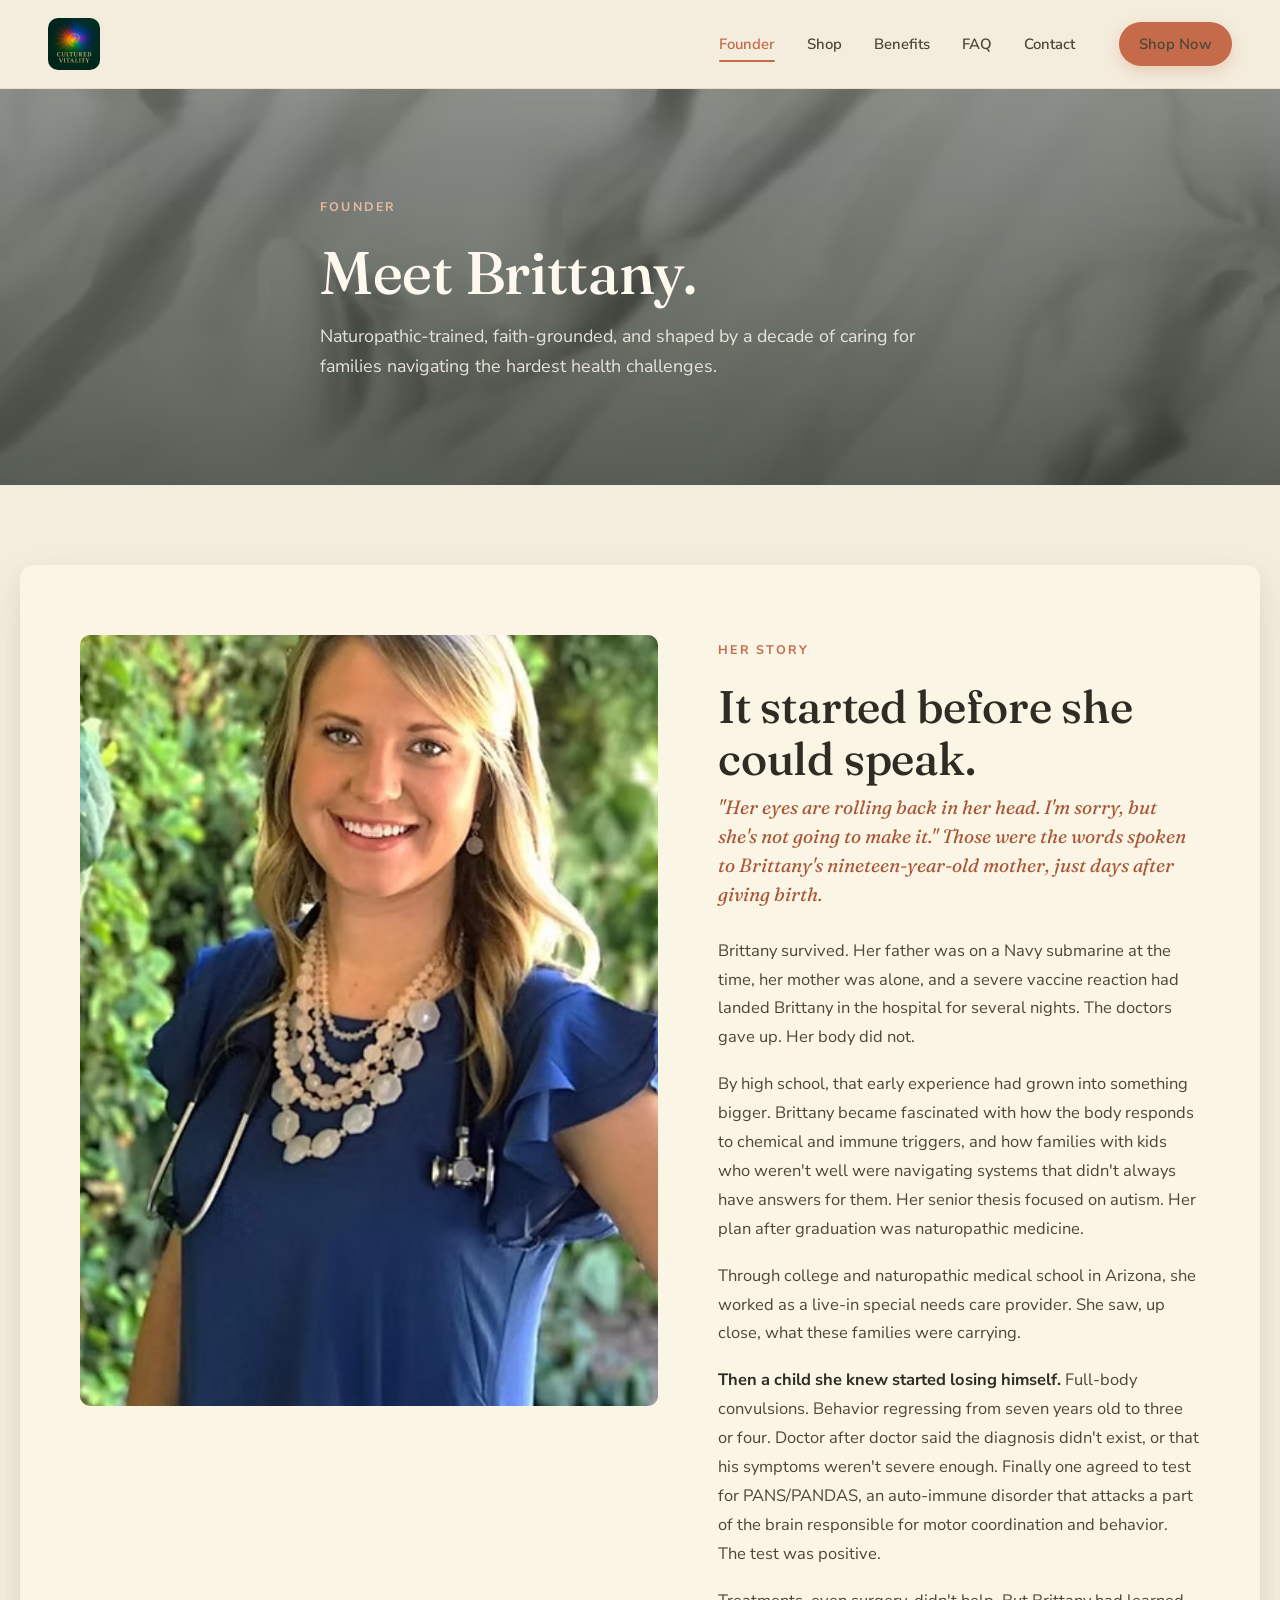
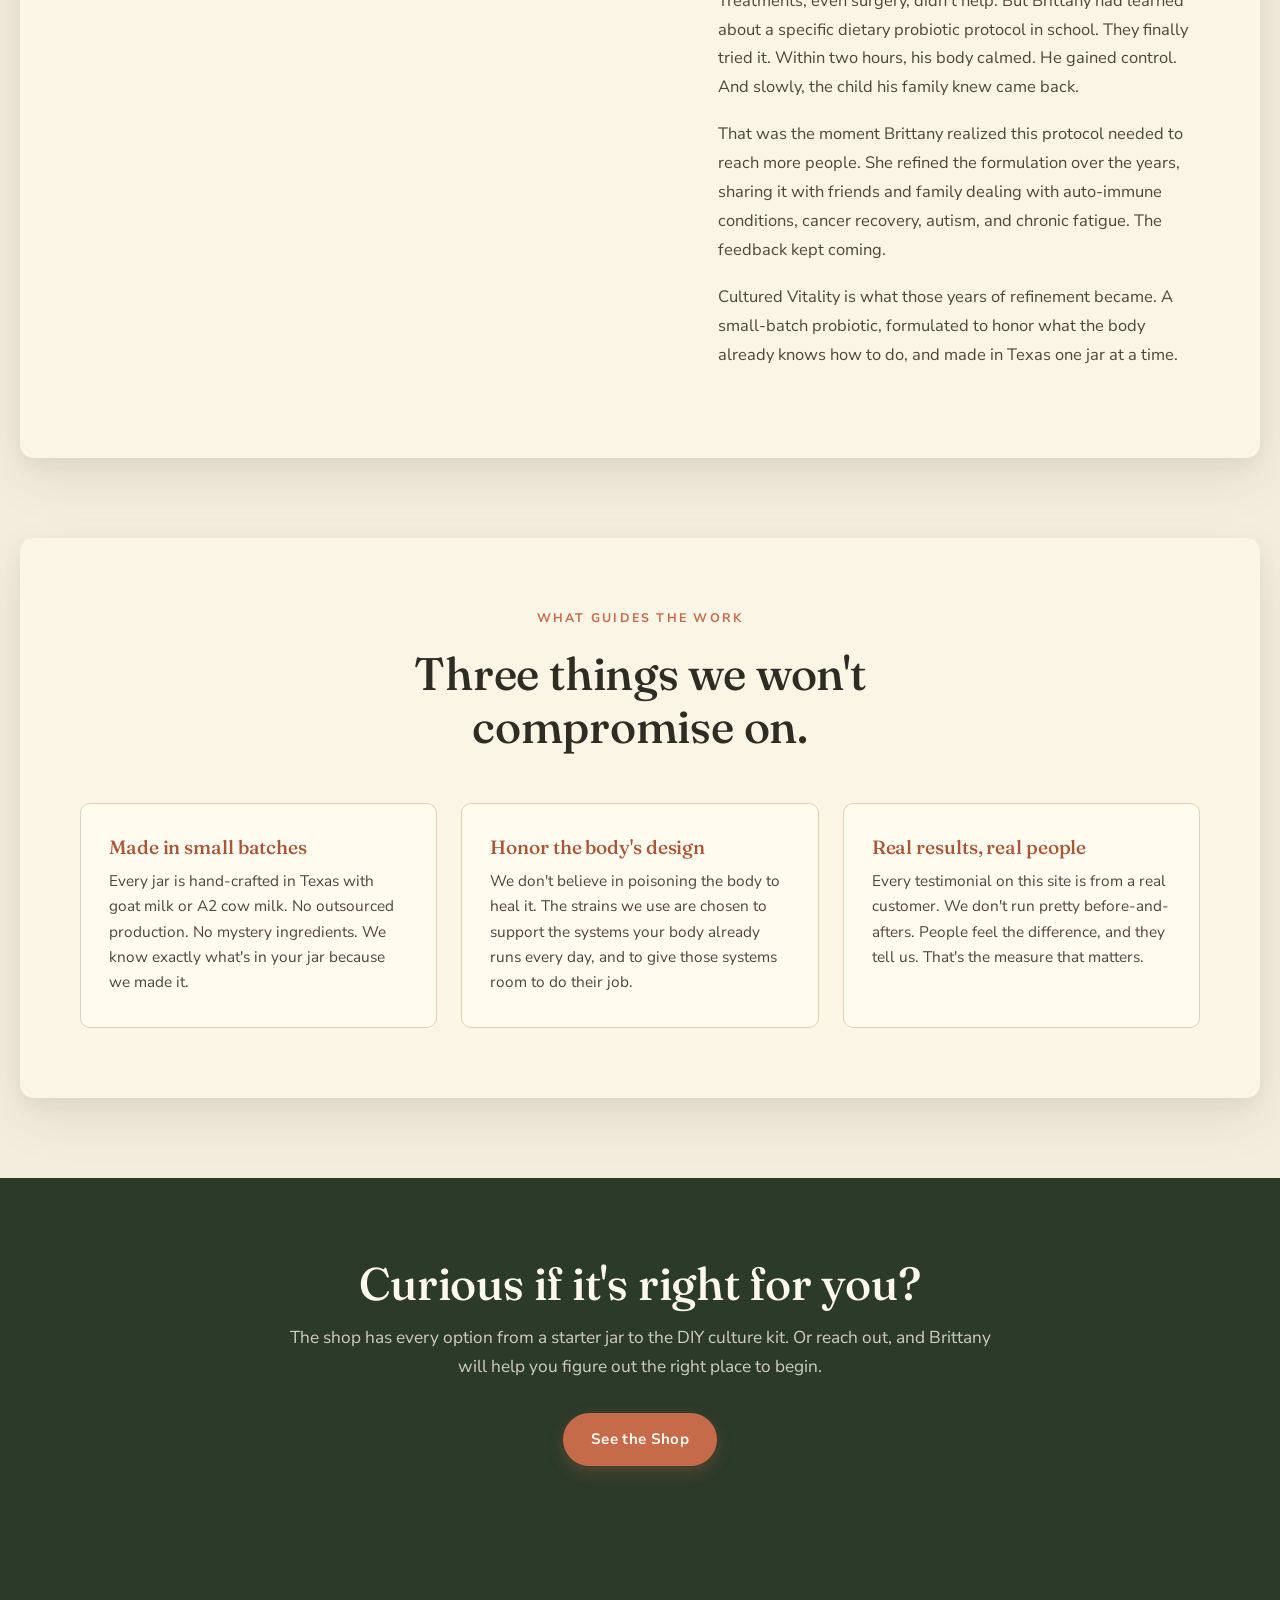
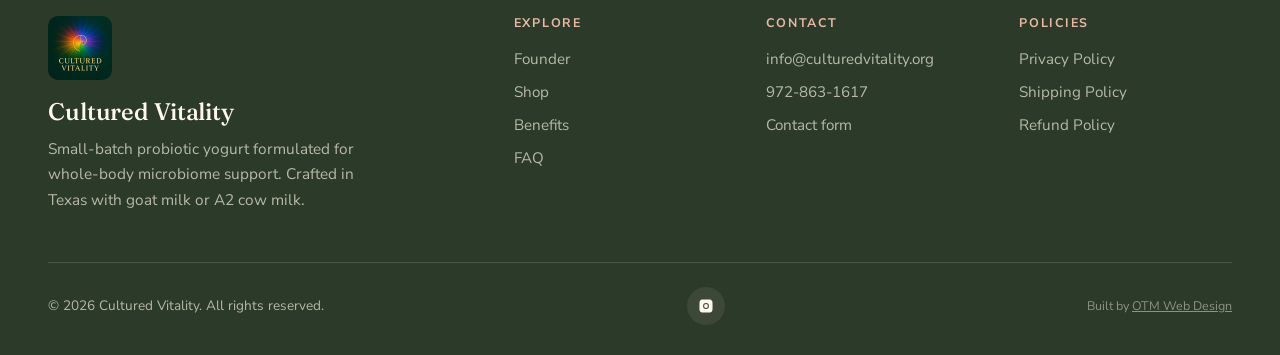
<file: founder.html>
<!DOCTYPE html>
<html lang="en">
<head>
  <meta charset="UTF-8">
  <meta name="viewport" content="width=device-width, initial-scale=1.0">
  <title>Meet Brittany | Cultured Vitality</title>
  <meta name="description" content="The story of Brittany, founder of Cultured Vitality, and the decade of work that led to a probiotic formulated for the gut, brain, and whole-body microbiome.">
  <link rel="preconnect" href="https://fonts.googleapis.com">
  <link rel="preconnect" href="https://fonts.gstatic.com" crossorigin>
  <link href="https://fonts.googleapis.com/css2?family=Fraunces:ital,opsz,wght@0,9..144,400;0,9..144,500;0,9..144,600;1,9..144,400;1,9..144,500&family=Nunito+Sans:wght@400;600;700&display=swap" rel="stylesheet">
  <link rel="stylesheet" href="styles.css">
</head>
<body data-page="founder">

  <!-- ============ NAV ============ -->
  <header class="nav">
    <div class="nav-inner">
      <a href="index.html" class="brand" aria-label="Cultured Vitality home">
        <img src="assets/logo.png" alt="Cultured Vitality" class="brand-logo">
      </a>
      <button class="nav-toggle" aria-label="Open menu" aria-expanded="false"><span></span></button>
      <nav class="nav-links" aria-label="Primary">
        <a href="founder.html" data-nav="founder">Founder</a>
        <a href="shop.html" data-nav="shop">Shop</a>
        <a href="benefits.html" data-nav="benefits">Benefits</a>
        <a href="faq.html" data-nav="faq">FAQ</a>
        <a href="contact.html" data-nav="contact">Contact</a>
        <a href="shop.html" class="btn btn-primary btn-small nav-cta">Shop Now</a>
      </nav>
    </div>
  </header>

  <!-- ============ PAGE HERO ============ -->
  <section class="page-hero hero-founder">
    <div class="page-hero-bg" aria-hidden="true"></div>
    <div class="container">
      <span class="eyebrow on-dark">Founder</span>
      <h1>Meet Brittany.</h1>
      <p class="lede">Naturopathic-trained, faith-grounded, and shaped by a decade of caring for families navigating the hardest health challenges.</p>
    </div>
  </section>

  <!-- ============ STORY ============ -->
  <section class="section">
    <div class="section-card">
      <div class="founder-grid">
        <div class="founder-photo">
          <img src="assets/founder-portrait.jpg" alt="Brittany, founder of Cultured Vitality">
        </div>
        <div class="founder-text">
          <span class="eyebrow">Her story</span>
          <h2>It started before she could speak.</h2>
          <p class="lede">"Her eyes are rolling back in her head. I'm sorry, but she's not going to make it." Those were the words spoken to Brittany's nineteen-year-old mother, just days after giving birth.</p>
          <p>Brittany survived. Her father was on a Navy submarine at the time, her mother was alone, and a severe vaccine reaction had landed Brittany in the hospital for several nights. The doctors gave up. Her body did not.</p>
          <p>By high school, that early experience had grown into something bigger. Brittany became fascinated with how the body responds to chemical and immune triggers, and how families with kids who weren't well were navigating systems that didn't always have answers for them. Her senior thesis focused on autism. Her plan after graduation was naturopathic medicine.</p>
          <p>Through college and naturopathic medical school in Arizona, she worked as a live-in special needs care provider. She saw, up close, what these families were carrying.</p>
          <p><strong>Then a child she knew started losing himself.</strong> Full-body convulsions. Behavior regressing from seven years old to three or four. Doctor after doctor said the diagnosis didn't exist, or that his symptoms weren't severe enough. Finally one agreed to test for PANS/PANDAS, an auto-immune disorder that attacks a part of the brain responsible for motor coordination and behavior. The test was positive.</p>
          <p>Treatments, even surgery, didn't help. But Brittany had learned about a specific dietary probiotic protocol in school. They finally tried it. Within two hours, his body calmed. He gained control. And slowly, the child his family knew came back.</p>
          <p>That was the moment Brittany realized this protocol needed to reach more people. She refined the formulation over the years, sharing it with friends and family dealing with auto-immune conditions, cancer recovery, autism, and chronic fatigue. The feedback kept coming.</p>
          <p>Cultured Vitality is what those years of refinement became. A small-batch probiotic, formulated to honor what the body already knows how to do, and made in Texas one jar at a time.</p>
        </div>
      </div>
    </div>
  </section>

  <!-- ============ VALUES ============ -->
  <section class="section">
    <div class="section-card">
      <div class="section-head">
        <span class="eyebrow">What guides the work</span>
        <h2>Three things we won't compromise on.</h2>
      </div>
      <div class="values-grid">
        <div class="value-card">
          <h4>Made in small batches</h4>
          <p>Every jar is hand-crafted in Texas with goat milk or A2 cow milk. No outsourced production. No mystery ingredients. We know exactly what's in your jar because we made it.</p>
        </div>
        <div class="value-card">
          <h4>Honor the body's design</h4>
          <p>We don't believe in poisoning the body to heal it. The strains we use are chosen to support the systems your body already runs every day, and to give those systems room to do their job.</p>
        </div>
        <div class="value-card">
          <h4>Real results, real people</h4>
          <p>Every testimonial on this site is from a real customer. We don't run pretty before-and-afters. People feel the difference, and they tell us. That's the measure that matters.</p>
        </div>
      </div>
    </div>
  </section>

  <!-- ============ CTA ============ -->
  <section class="cta-strip">
    <div class="container">
      <h2>Curious if it's right for you?</h2>
      <p>The shop has every option from a starter jar to the DIY culture kit. Or reach out, and Brittany will help you figure out the right place to begin.</p>
      <a href="shop.html" class="btn btn-primary">See the Shop</a>
    </div>
  </section>

  <!-- ============ FOOTER ============ -->
  <footer class="footer">
    <div class="container">
      <div class="footer-grid">
        <div class="footer-brand">
          <img src="assets/logo.png" alt="" class="footer-logo">
          <h4>Cultured Vitality</h4>
          <p>Small-batch probiotic yogurt formulated for whole-body microbiome support. Crafted in Texas with goat milk or A2 cow milk.</p>
        </div>
        <div class="footer-col">
          <h5>Explore</h5>
          <a href="founder.html">Founder</a>
          <a href="shop.html">Shop</a>
          <a href="benefits.html">Benefits</a>
          <a href="faq.html">FAQ</a>
        </div>
        <div class="footer-col">
          <h5>Contact</h5>
          <a href="mailto:info@culturedvitality.org">info@culturedvitality.org</a>
          <a href="tel:9728631617">972-863-1617</a>
          <a href="contact.html">Contact form</a>
        </div>
        <div class="footer-col">
          <h5>Policies</h5>
          <a href="#">Privacy Policy</a>
          <a href="#">Shipping Policy</a>
          <a href="#">Refund Policy</a>
        </div>
      </div>
      <div class="footer-bottom">
        <p>&copy; <span data-year>2026</span> Cultured Vitality. All rights reserved.</p>
        <div class="footer-social">
          <a href="https://www.instagram.com/culturedvitality" aria-label="Instagram" target="_blank" rel="noopener">
            <svg viewBox="0 0 24 24"><path d="M12 2.2c3.2 0 3.6 0 4.85.07 1.17.05 1.8.25 2.23.41.56.22.96.48 1.38.9.42.42.68.82.9 1.38.16.43.36 1.06.41 2.23.07 1.25.07 1.65.07 4.85s0 3.6-.07 4.85c-.05 1.17-.25 1.8-.41 2.23a3.7 3.7 0 01-.9 1.38c-.42.42-.82.68-1.38.9-.43.16-1.06.36-2.23.41-1.25.07-1.65.07-4.85.07s-3.6 0-4.85-.07c-1.17-.05-1.8-.25-2.23-.41a3.7 3.7 0 01-1.38-.9 3.7 3.7 0 01-.9-1.38c-.16-.43-.36-1.06-.41-2.23C2.2 15.6 2.2 15.2 2.2 12s0-3.6.07-4.85c.05-1.17.25-1.8.41-2.23.22-.56.48-.96.9-1.38.42-.42.82-.68 1.38-.9.43-.16 1.06-.36 2.23-.41C8.4 2.2 8.8 2.2 12 2.2zm0 5.4a4.4 4.4 0 100 8.8 4.4 4.4 0 000-8.8zm0 7.26a2.86 2.86 0 110-5.72 2.86 2.86 0 010 5.72zm5.6-7.45a1.03 1.03 0 11-2.06 0 1.03 1.03 0 012.06 0z"/></svg>
          </a>
        </div>
        <p style="font-size:0.78rem;opacity:0.7;">Built by <a href="https://otm-designs.com" style="color:inherit;text-decoration:underline;">OTM Web Design</a></p>
      </div>
    </div>
  </footer>

  <script src="script.js"></script>
</body>
</html>
</file>
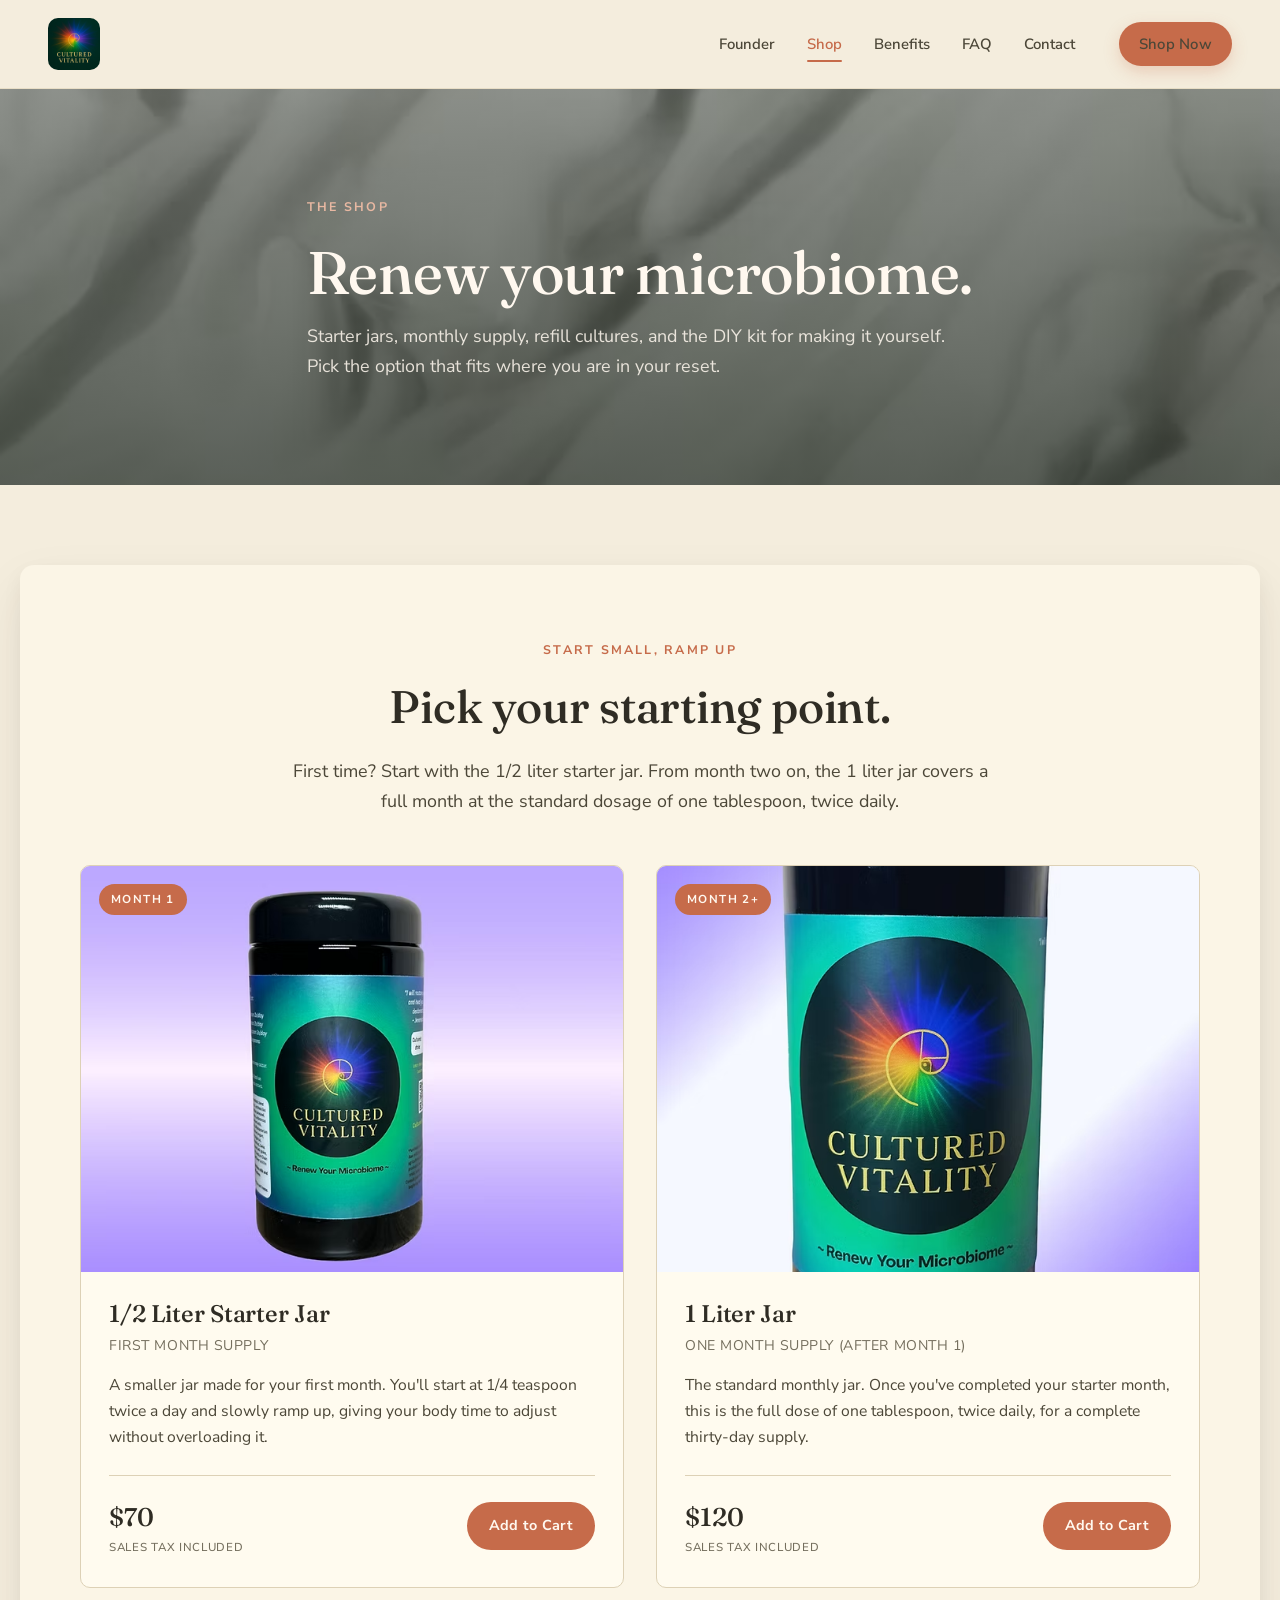
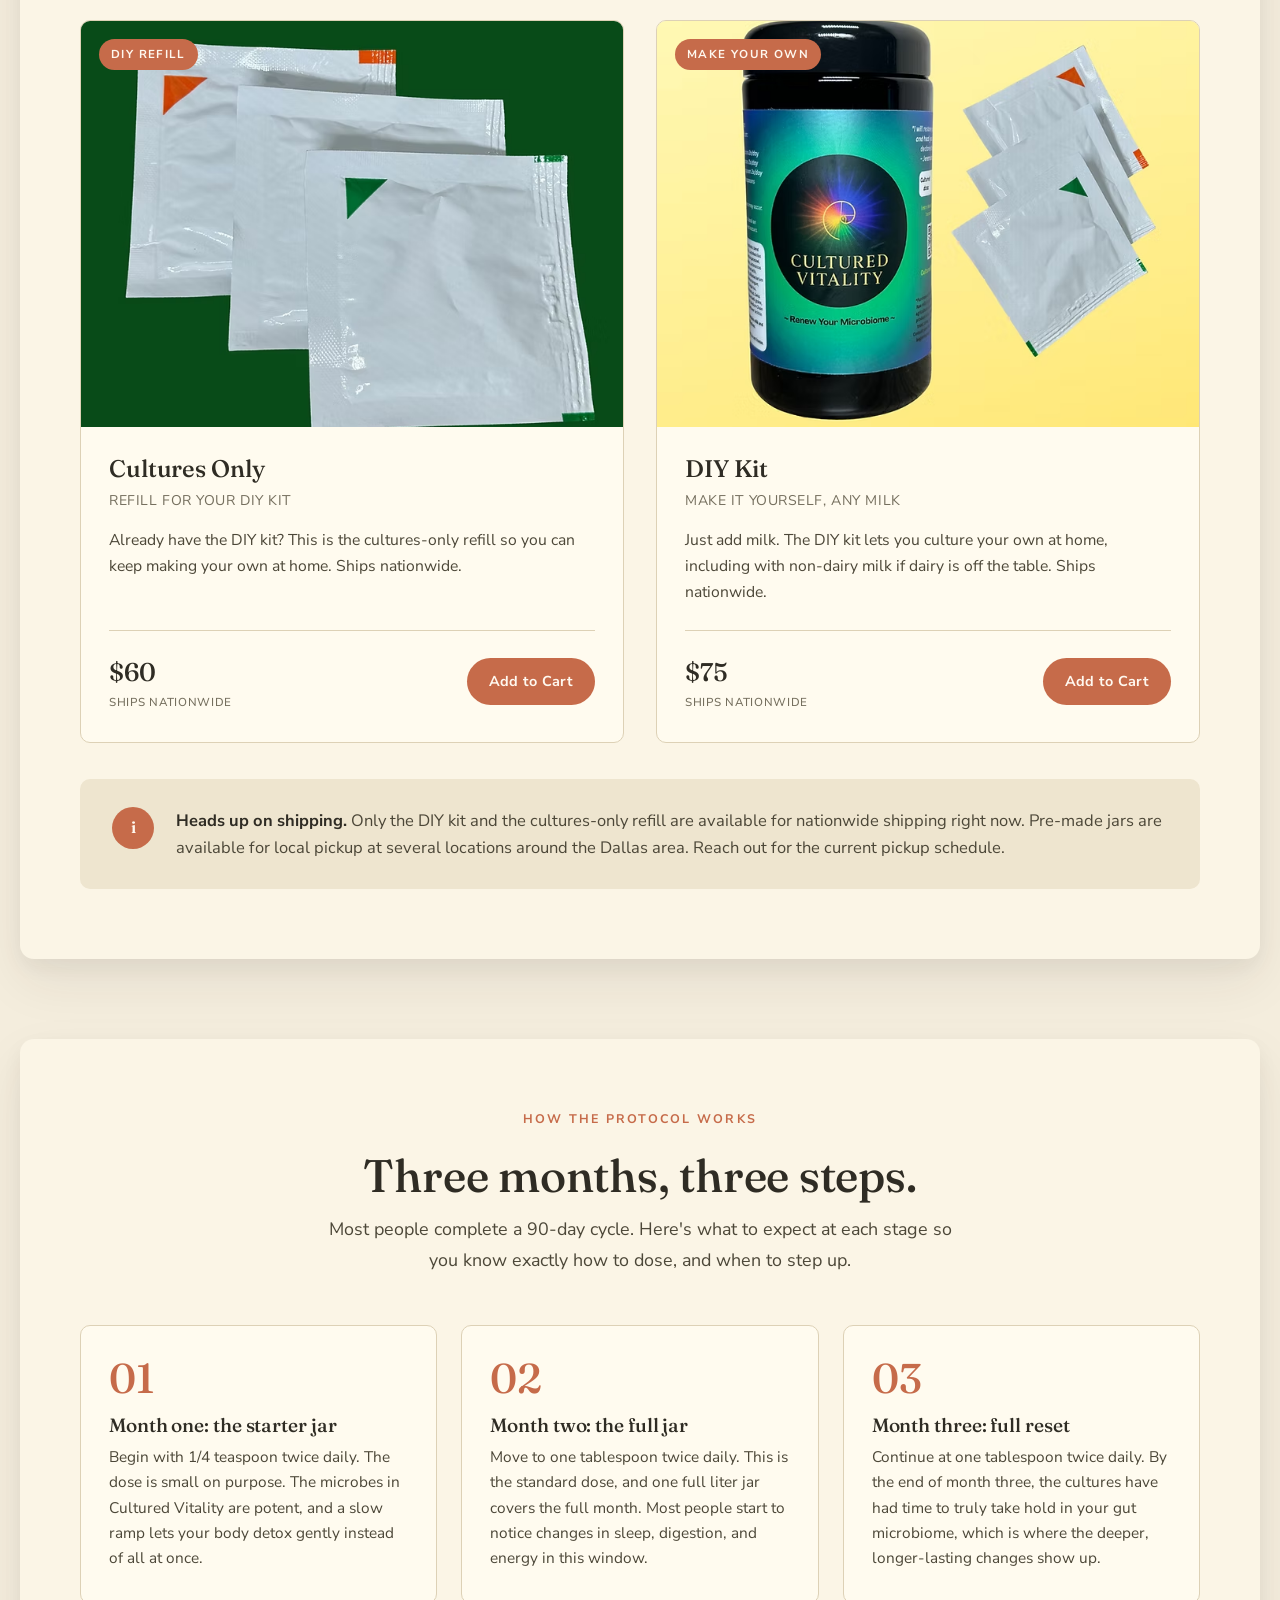
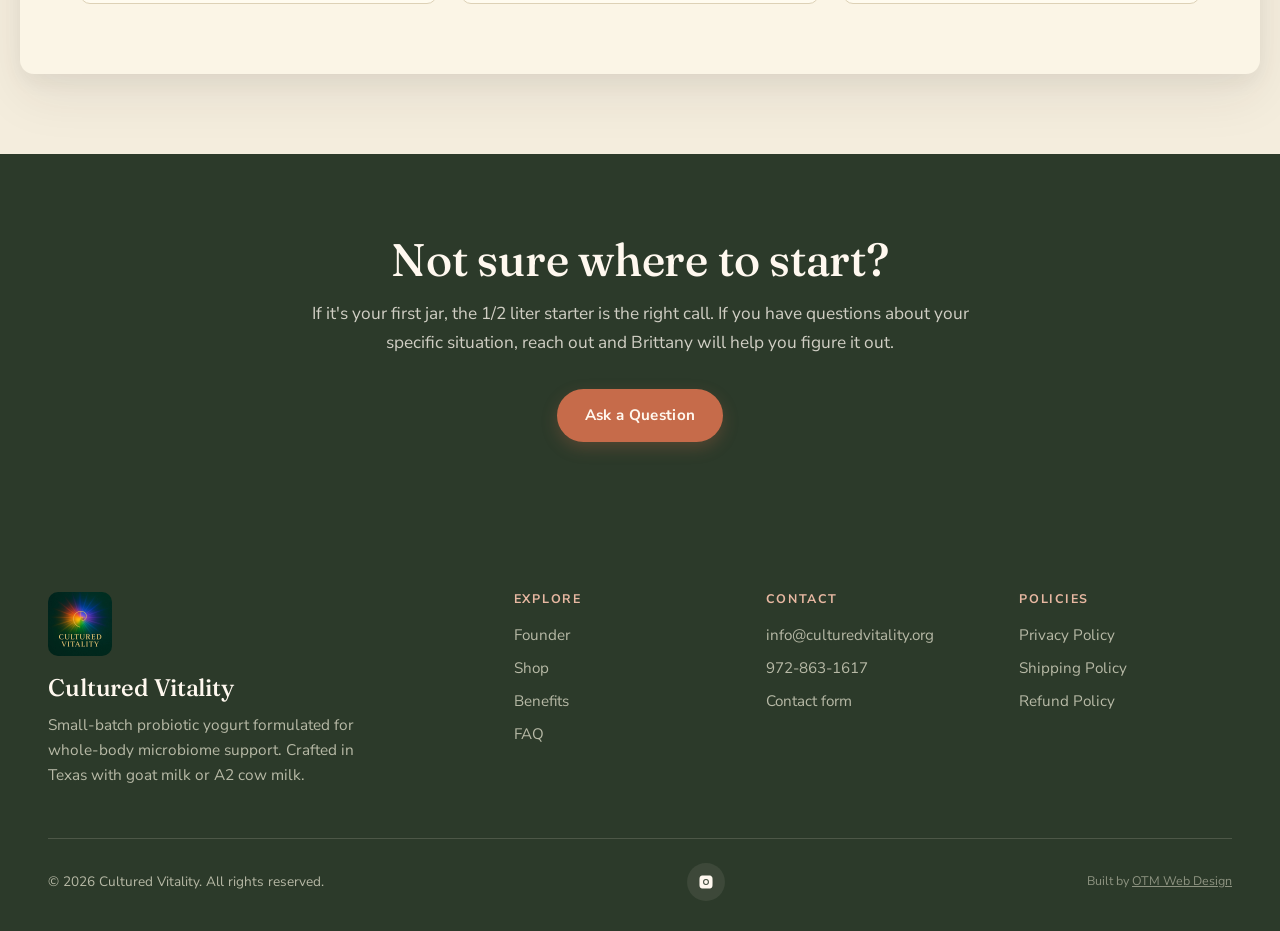
<file: shop.html>
<!DOCTYPE html>
<html lang="en">
<head>
  <meta charset="UTF-8">
  <meta name="viewport" content="width=device-width, initial-scale=1.0">
  <title>Shop | Cultured Vitality</title>
  <meta name="description" content="Cultured Vitality probiotic yogurt in starter and full-size jars, plus the cultures-only refill and the DIY kit for making your own at home.">
  <link rel="preconnect" href="https://fonts.googleapis.com">
  <link rel="preconnect" href="https://fonts.gstatic.com" crossorigin>
  <link href="https://fonts.googleapis.com/css2?family=Fraunces:ital,opsz,wght@0,9..144,400;0,9..144,500;0,9..144,600;1,9..144,400;1,9..144,500&family=Nunito+Sans:wght@400;600;700&display=swap" rel="stylesheet">
  <link rel="stylesheet" href="styles.css">
</head>
<body data-page="shop">

  <!-- ============ NAV ============ -->
  <header class="nav">
    <div class="nav-inner">
      <a href="index.html" class="brand" aria-label="Cultured Vitality home">
        <img src="assets/logo.png" alt="Cultured Vitality" class="brand-logo">
      </a>
      <button class="nav-toggle" aria-label="Open menu" aria-expanded="false"><span></span></button>
      <nav class="nav-links" aria-label="Primary">
        <a href="founder.html" data-nav="founder">Founder</a>
        <a href="shop.html" data-nav="shop">Shop</a>
        <a href="benefits.html" data-nav="benefits">Benefits</a>
        <a href="faq.html" data-nav="faq">FAQ</a>
        <a href="contact.html" data-nav="contact">Contact</a>
        <a href="shop.html" class="btn btn-primary btn-small nav-cta">Shop Now</a>
      </nav>
    </div>
  </header>

  <!-- ============ PAGE HERO ============ -->
  <section class="page-hero hero-shop">
    <div class="page-hero-bg" aria-hidden="true"></div>
    <div class="container">
      <span class="eyebrow on-dark">The Shop</span>
      <h1>Renew your microbiome.</h1>
      <p class="lede">Starter jars, monthly supply, refill cultures, and the DIY kit for making it yourself. Pick the option that fits where you are in your reset.</p>
    </div>
  </section>

  <!-- ============ PRODUCTS ============ -->
  <section class="section">
    <div class="section-card">
      <div class="shop-intro">
        <span class="eyebrow">Start small, ramp up</span>
        <h2>Pick your starting point.</h2>
        <p class="lede">First time? Start with the 1/2 liter starter jar. From month two on, the 1 liter jar covers a full month at the standard dosage of one tablespoon, twice daily.</p>
      </div>

      <div class="product-grid">

        <!-- Product 1: Half Liter Starter -->
        <article class="product-card">
          <div class="product-image">
            <span class="product-badge">Month 1</span>
            <img src="assets/product-half-liter.jpg" alt="1/2 liter starter jar of Cultured Vitality">
          </div>
          <div class="product-body">
            <h3 class="product-name">1/2 Liter Starter Jar</h3>
            <p class="product-sub">First month supply</p>
            <p class="product-desc">A smaller jar made for your first month. You'll start at 1/4 teaspoon twice a day and slowly ramp up, giving your body time to adjust without overloading it.</p>
            <div class="product-price-row">
              <div class="product-price">$70<small>Sales tax included</small></div>
              <button type="button" class="product-buy" data-product="half-liter">Add to Cart</button>
            </div>
          </div>
        </article>

        <!-- Product 2: One Liter -->
        <article class="product-card">
          <div class="product-image">
            <span class="product-badge">Month 2+</span>
            <img src="assets/product-one-liter.jpg" alt="1 liter jar of Cultured Vitality">
          </div>
          <div class="product-body">
            <h3 class="product-name">1 Liter Jar</h3>
            <p class="product-sub">One month supply (after month 1)</p>
            <p class="product-desc">The standard monthly jar. Once you've completed your starter month, this is the full dose of one tablespoon, twice daily, for a complete thirty-day supply.</p>
            <div class="product-price-row">
              <div class="product-price">$120<small>Sales tax included</small></div>
              <button type="button" class="product-buy" data-product="one-liter">Add to Cart</button>
            </div>
          </div>
        </article>

        <!-- Product 3: Cultures Only -->
        <article class="product-card">
          <div class="product-image">
            <span class="product-badge">DIY Refill</span>
            <img src="assets/product-cultures.jpg" alt="Cultures-only refill for the DIY kit">
          </div>
          <div class="product-body">
            <h3 class="product-name">Cultures Only</h3>
            <p class="product-sub">Refill for your DIY kit</p>
            <p class="product-desc">Already have the DIY kit? This is the cultures-only refill so you can keep making your own at home. Ships nationwide.</p>
            <div class="product-price-row">
              <div class="product-price">$60<small>Ships nationwide</small></div>
              <button type="button" class="product-buy" data-product="cultures-only">Add to Cart</button>
            </div>
          </div>
        </article>

        <!-- Product 4: DIY Kit -->
        <article class="product-card">
          <div class="product-image">
            <span class="product-badge">Make Your Own</span>
            <img src="assets/product-diy-kit.jpg" alt="Cultured Vitality DIY kit">
          </div>
          <div class="product-body">
            <h3 class="product-name">DIY Kit</h3>
            <p class="product-sub">Make it yourself, any milk</p>
            <p class="product-desc">Just add milk. The DIY kit lets you culture your own at home, including with non-dairy milk if dairy is off the table. Ships nationwide.</p>
            <div class="product-price-row">
              <div class="product-price">$75<small>Ships nationwide</small></div>
              <button type="button" class="product-buy" data-product="diy-kit">Add to Cart</button>
            </div>
          </div>
        </article>

      </div>

      <div class="shipping-note">
        <span class="note-icon">i</span>
        <p><strong>Heads up on shipping.</strong> Only the DIY kit and the cultures-only refill are available for nationwide shipping right now. Pre-made jars are available for local pickup at several locations around the Dallas area. Reach out for the current pickup schedule.</p>
      </div>
    </div>
  </section>

  <!-- ============ HOW IT WORKS ============ -->
  <section class="section">
    <div class="section-card">
      <div class="section-head">
        <span class="eyebrow">How the protocol works</span>
        <h2>Three months, three steps.</h2>
        <p class="lede">Most people complete a 90-day cycle. Here's what to expect at each stage so you know exactly how to dose, and when to step up.</p>
      </div>
      <div class="steps">
        <div class="step">
          <div class="step-num">01</div>
          <h4>Month one: the starter jar</h4>
          <p>Begin with 1/4 teaspoon twice daily. The dose is small on purpose. The microbes in Cultured Vitality are potent, and a slow ramp lets your body detox gently instead of all at once.</p>
        </div>
        <div class="step">
          <div class="step-num">02</div>
          <h4>Month two: the full jar</h4>
          <p>Move to one tablespoon twice daily. This is the standard dose, and one full liter jar covers the full month. Most people start to notice changes in sleep, digestion, and energy in this window.</p>
        </div>
        <div class="step">
          <div class="step-num">03</div>
          <h4>Month three: full reset</h4>
          <p>Continue at one tablespoon twice daily. By the end of month three, the cultures have had time to truly take hold in your gut microbiome, which is where the deeper, longer-lasting changes show up.</p>
        </div>
      </div>
    </div>
  </section>

  <!-- ============ CTA ============ -->
  <section class="cta-strip">
    <div class="container">
      <h2>Not sure where to start?</h2>
      <p>If it's your first jar, the 1/2 liter starter is the right call. If you have questions about your specific situation, reach out and Brittany will help you figure it out.</p>
      <a href="contact.html" class="btn btn-primary">Ask a Question</a>
    </div>
  </section>

  <!-- ============ FOOTER ============ -->
  <footer class="footer">
    <div class="container">
      <div class="footer-grid">
        <div class="footer-brand">
          <img src="assets/logo.png" alt="" class="footer-logo">
          <h4>Cultured Vitality</h4>
          <p>Small-batch probiotic yogurt formulated for whole-body microbiome support. Crafted in Texas with goat milk or A2 cow milk.</p>
        </div>
        <div class="footer-col">
          <h5>Explore</h5>
          <a href="founder.html">Founder</a>
          <a href="shop.html">Shop</a>
          <a href="benefits.html">Benefits</a>
          <a href="faq.html">FAQ</a>
        </div>
        <div class="footer-col">
          <h5>Contact</h5>
          <a href="mailto:info@culturedvitality.org">info@culturedvitality.org</a>
          <a href="tel:9728631617">972-863-1617</a>
          <a href="contact.html">Contact form</a>
        </div>
        <div class="footer-col">
          <h5>Policies</h5>
          <a href="#">Privacy Policy</a>
          <a href="#">Shipping Policy</a>
          <a href="#">Refund Policy</a>
        </div>
      </div>
      <div class="footer-bottom">
        <p>&copy; <span data-year>2026</span> Cultured Vitality. All rights reserved.</p>
        <div class="footer-social">
          <a href="https://www.instagram.com/culturedvitality" aria-label="Instagram" target="_blank" rel="noopener">
            <svg viewBox="0 0 24 24"><path d="M12 2.2c3.2 0 3.6 0 4.85.07 1.17.05 1.8.25 2.23.41.56.22.96.48 1.38.9.42.42.68.82.9 1.38.16.43.36 1.06.41 2.23.07 1.25.07 1.65.07 4.85s0 3.6-.07 4.85c-.05 1.17-.25 1.8-.41 2.23a3.7 3.7 0 01-.9 1.38c-.42.42-.82.68-1.38.9-.43.16-1.06.36-2.23.41-1.25.07-1.65.07-4.85.07s-3.6 0-4.85-.07c-1.17-.05-1.8-.25-2.23-.41a3.7 3.7 0 01-1.38-.9 3.7 3.7 0 01-.9-1.38c-.16-.43-.36-1.06-.41-2.23C2.2 15.6 2.2 15.2 2.2 12s0-3.6.07-4.85c.05-1.17.25-1.8.41-2.23.22-.56.48-.96.9-1.38.42-.42.82-.68 1.38-.9.43-.16 1.06-.36 2.23-.41C8.4 2.2 8.8 2.2 12 2.2zm0 5.4a4.4 4.4 0 100 8.8 4.4 4.4 0 000-8.8zm0 7.26a2.86 2.86 0 110-5.72 2.86 2.86 0 010 5.72zm5.6-7.45a1.03 1.03 0 11-2.06 0 1.03 1.03 0 012.06 0z"/></svg>
          </a>
        </div>
        <p style="font-size:0.78rem;opacity:0.7;">Built by <a href="https://otm-designs.com" style="color:inherit;text-decoration:underline;">OTM Web Design</a></p>
      </div>
    </div>
  </footer>

  <script src="script.js"></script>
</body>
</html>
</file>
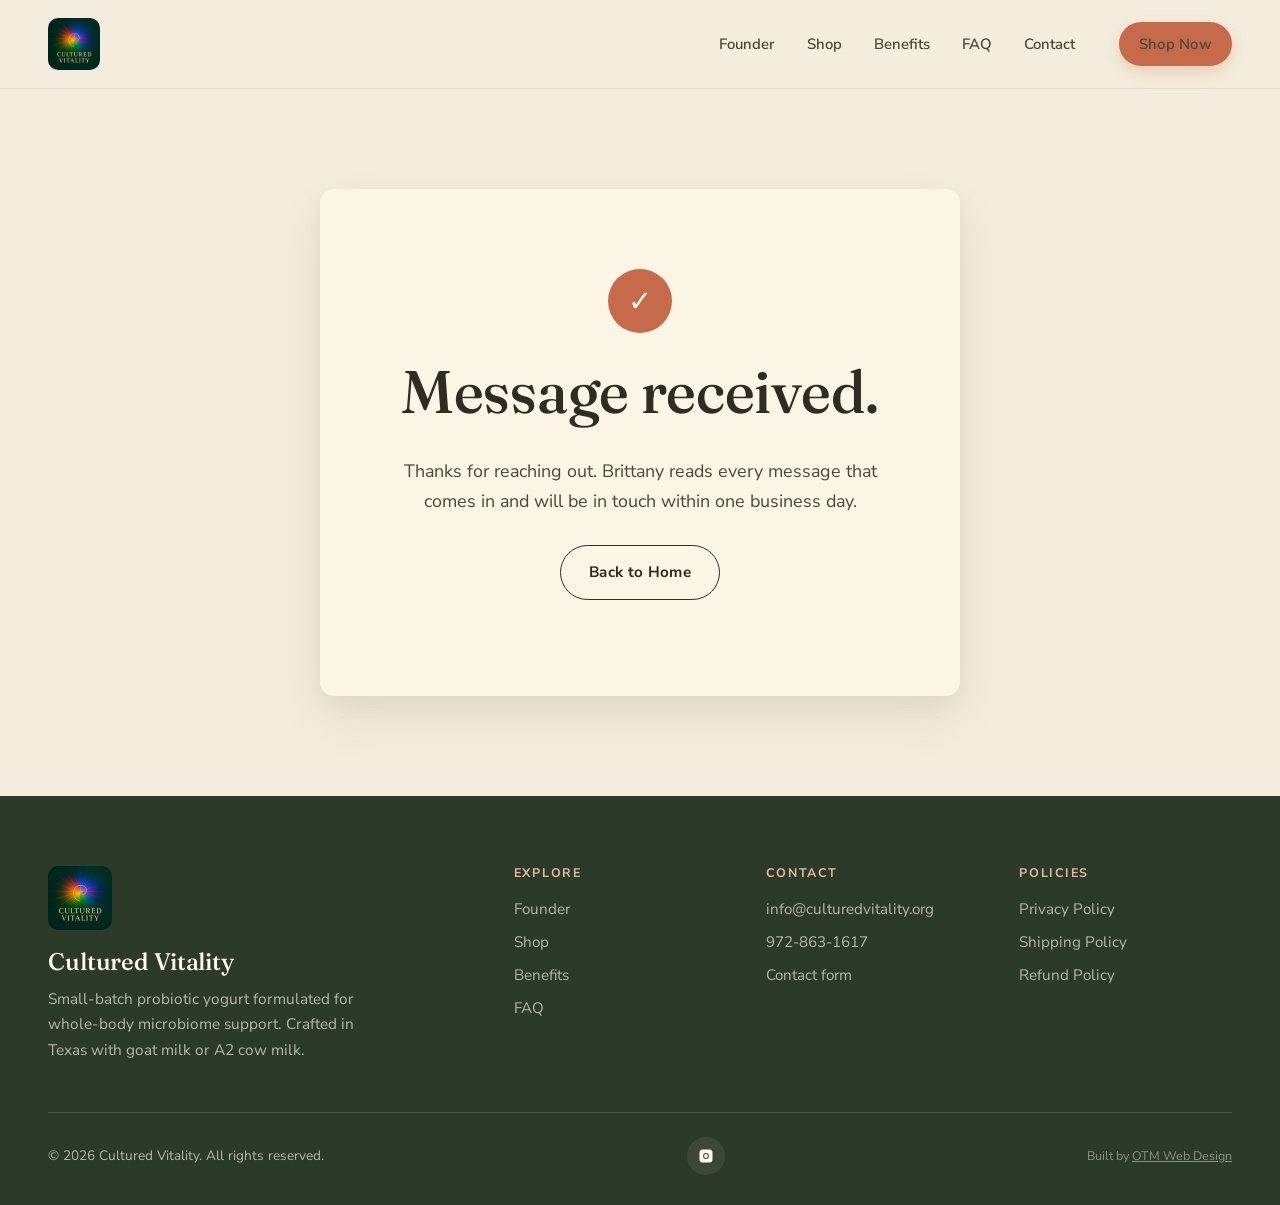
<file: thank-you.html>
<!DOCTYPE html>
<html lang="en">
<head>
  <meta charset="UTF-8">
  <meta name="viewport" content="width=device-width, initial-scale=1.0">
  <title>Thank You | Cultured Vitality</title>
  <meta name="description" content="Your message was received. Brittany will be in touch shortly.">
  <link rel="preconnect" href="https://fonts.googleapis.com">
  <link rel="preconnect" href="https://fonts.gstatic.com" crossorigin>
  <link href="https://fonts.googleapis.com/css2?family=Fraunces:ital,opsz,wght@0,9..144,400;0,9..144,500;0,9..144,600;1,9..144,400;1,9..144,500&family=Nunito+Sans:wght@400;600;700&display=swap" rel="stylesheet">
  <link rel="stylesheet" href="styles.css">
</head>
<body data-page="thanks">

  <!-- ============ NAV ============ -->
  <header class="nav">
    <div class="nav-inner">
      <a href="index.html" class="brand" aria-label="Cultured Vitality home">
        <img src="assets/logo.png" alt="Cultured Vitality" class="brand-logo">
      </a>
      <button class="nav-toggle" aria-label="Open menu" aria-expanded="false"><span></span></button>
      <nav class="nav-links" aria-label="Primary">
        <a href="founder.html" data-nav="founder">Founder</a>
        <a href="shop.html" data-nav="shop">Shop</a>
        <a href="benefits.html" data-nav="benefits">Benefits</a>
        <a href="faq.html" data-nav="faq">FAQ</a>
        <a href="contact.html" data-nav="contact">Contact</a>
        <a href="shop.html" class="btn btn-primary btn-small nav-cta">Shop Now</a>
      </nav>
    </div>
  </header>

  <!-- ============ THANK YOU ============ -->
  <section class="section" style="padding-top:100px;">
    <div class="thanks-box">
      <span class="check">✓</span>
      <h1>Message received.</h1>
      <p class="lede">Thanks for reaching out. Brittany reads every message that comes in and will be in touch within one business day.</p>
      <p style="margin-top:28px;">
        <a href="index.html" class="btn btn-secondary">Back to Home</a>
      </p>
    </div>
  </section>

  <!-- ============ FOOTER ============ -->
  <footer class="footer">
    <div class="container">
      <div class="footer-grid">
        <div class="footer-brand">
          <img src="assets/logo.png" alt="" class="footer-logo">
          <h4>Cultured Vitality</h4>
          <p>Small-batch probiotic yogurt formulated for whole-body microbiome support. Crafted in Texas with goat milk or A2 cow milk.</p>
        </div>
        <div class="footer-col">
          <h5>Explore</h5>
          <a href="founder.html">Founder</a>
          <a href="shop.html">Shop</a>
          <a href="benefits.html">Benefits</a>
          <a href="faq.html">FAQ</a>
        </div>
        <div class="footer-col">
          <h5>Contact</h5>
          <a href="mailto:info@culturedvitality.org">info@culturedvitality.org</a>
          <a href="tel:9728631617">972-863-1617</a>
          <a href="contact.html">Contact form</a>
        </div>
        <div class="footer-col">
          <h5>Policies</h5>
          <a href="#">Privacy Policy</a>
          <a href="#">Shipping Policy</a>
          <a href="#">Refund Policy</a>
        </div>
      </div>
      <div class="footer-bottom">
        <p>&copy; <span data-year>2026</span> Cultured Vitality. All rights reserved.</p>
        <div class="footer-social">
          <a href="https://www.instagram.com/culturedvitality" aria-label="Instagram" target="_blank" rel="noopener">
            <svg viewBox="0 0 24 24"><path d="M12 2.2c3.2 0 3.6 0 4.85.07 1.17.05 1.8.25 2.23.41.56.22.96.48 1.38.9.42.42.68.82.9 1.38.16.43.36 1.06.41 2.23.07 1.25.07 1.65.07 4.85s0 3.6-.07 4.85c-.05 1.17-.25 1.8-.41 2.23a3.7 3.7 0 01-.9 1.38c-.42.42-.82.68-1.38.9-.43.16-1.06.36-2.23.41-1.25.07-1.65.07-4.85.07s-3.6 0-4.85-.07c-1.17-.05-1.8-.25-2.23-.41a3.7 3.7 0 01-1.38-.9 3.7 3.7 0 01-.9-1.38c-.16-.43-.36-1.06-.41-2.23C2.2 15.6 2.2 15.2 2.2 12s0-3.6.07-4.85c.05-1.17.25-1.8.41-2.23.22-.56.48-.96.9-1.38.42-.42.82-.68 1.38-.9.43-.16 1.06-.36 2.23-.41C8.4 2.2 8.8 2.2 12 2.2zm0 5.4a4.4 4.4 0 100 8.8 4.4 4.4 0 000-8.8zm0 7.26a2.86 2.86 0 110-5.72 2.86 2.86 0 010 5.72zm5.6-7.45a1.03 1.03 0 11-2.06 0 1.03 1.03 0 012.06 0z"/></svg>
          </a>
        </div>
        <p style="font-size:0.78rem;opacity:0.7;">Built by <a href="https://otm-designs.com" style="color:inherit;text-decoration:underline;">OTM Web Design</a></p>
      </div>
    </div>
  </footer>

  <script src="script.js"></script>
</body>
</html>
</file>
<file: styles.css>
/* ===================================================================
   CULTURED VITALITY
   Design system: light/warm wellness, section-card pattern
   Reference: Whisk & Timber (no body background, floating cards)
   =================================================================== */

/* ---------- TOKENS ---------- */
:root {
  /* Surfaces */
  --bg-page: #F4EDDD;
  --bg-section-soft: #EEE5CF;
  --bg-card: #FBF5E6;
  --bg-subcard: #FFFBEF;
  --bg-anchor: #2C3A2A;
  --bg-anchor-soft: #3A4937;

  /* Ink */
  --ink-primary: #2F2C24;
  --ink-secondary: #4C4738;
  --ink-muted: #756F5E;
  --ink-on-anchor: #F4EDDD;
  --ink-on-anchor-muted: #B7B9A6;

  /* Accent */
  --accent: #C66B4A;
  --accent-deep: #A85636;
  --accent-soft: #E8B8A2;

  /* Lines */
  --line: #DDD1B6;
  --line-soft: #E8DEC6;
  --line-dark: rgba(244, 237, 221, 0.16);

  /* Shadows */
  --shadow-soft: 0 6px 18px rgba(47, 44, 36, 0.06), 0 2px 6px rgba(47, 44, 36, 0.04);
  --shadow-lift: 0 18px 40px rgba(47, 44, 36, 0.10), 0 6px 14px rgba(47, 44, 36, 0.06);
  --shadow-card: 0 22px 52px rgba(47, 44, 36, 0.08), 0 8px 20px rgba(47, 44, 36, 0.05);

  /* Type */
  --font-display: 'Fraunces', Georgia, serif;
  --font-body: 'Nunito Sans', system-ui, -apple-system, sans-serif;

  /* Layout */
  --container: 1240px;
  --radius-card: 14px;
  --radius-sub: 10px;
  --radius-pill: 999px;
}

/* ---------- RESET / BASE ---------- */
*, *::before, *::after { box-sizing: border-box; }
html { scroll-behavior: smooth; }
body {
  margin: 0;
  font-family: var(--font-body);
  font-size: 16.5px;
  line-height: 1.65;
  color: var(--ink-primary);
  background: var(--bg-page);
  -webkit-font-smoothing: antialiased;
  -moz-osx-font-smoothing: grayscale;
}
img { max-width: 100%; display: block; }
a { color: inherit; text-decoration: none; }
button { font: inherit; cursor: pointer; border: 0; background: transparent; color: inherit; }
ul, ol { margin: 0; padding: 0; list-style: none; }
p { margin: 0 0 1em; }

h1, h2, h3, h4, h5 {
  font-family: var(--font-display);
  font-weight: 500;
  line-height: 1.15;
  margin: 0 0 0.5em;
  color: var(--ink-primary);
  letter-spacing: -0.005em;
}
h1 { font-size: clamp(2.4rem, 5.2vw, 3.75rem); font-weight: 500; }
h2 { font-size: clamp(1.95rem, 3.8vw, 2.85rem); }
h3 { font-size: clamp(1.35rem, 2.4vw, 1.75rem); }
h4 { font-size: 1.15rem; font-weight: 600; }

.eyebrow {
  font-family: var(--font-body);
  font-size: 0.78rem;
  font-weight: 700;
  letter-spacing: 0.18em;
  text-transform: uppercase;
  color: var(--accent);
  margin-bottom: 1.25rem;
  display: inline-block;
}
.eyebrow.on-dark { color: var(--accent-soft); }

.lede { font-size: 1.12rem; color: var(--ink-secondary); line-height: 1.7; }

/* ---------- LAYOUT PRIMITIVES ---------- */
.container {
  max-width: var(--container);
  margin: 0 auto;
  padding: 0 28px;
}

.section {
  padding: 80px 0;
}
.section + .section { padding-top: 0; }
.section:last-of-type { padding-bottom: 100px; }

.section-card {
  max-width: var(--container);
  margin: 0 auto;
  padding: 70px 60px;
  background: var(--bg-card);
  border-radius: var(--radius-card);
  box-shadow: var(--shadow-card);
}
.section-card.no-pad-top { padding-top: 0; }

/* ---------- BUTTONS ---------- */
.btn {
  display: inline-flex;
  align-items: center;
  justify-content: center;
  gap: 8px;
  padding: 14px 28px;
  border-radius: var(--radius-pill);
  font-weight: 700;
  font-size: 0.95rem;
  letter-spacing: 0.02em;
  transition: transform 180ms ease, background 200ms ease, color 200ms ease, box-shadow 200ms ease;
  white-space: nowrap;
}
.btn-primary {
  background: var(--accent);
  color: #FFF8EF;
  box-shadow: 0 6px 16px rgba(198, 107, 74, 0.25);
}
.btn-primary:hover {
  background: var(--accent-deep);
  transform: translateY(-2px);
  box-shadow: 0 10px 22px rgba(168, 86, 54, 0.32);
}
.btn-secondary {
  background: transparent;
  color: var(--ink-primary);
  border: 1.5px solid var(--ink-primary);
}
.btn-secondary:hover {
  background: var(--ink-primary);
  color: var(--bg-page);
  transform: translateY(-2px);
}
.btn-ghost {
  background: transparent;
  color: var(--ink-on-anchor);
  border: 1.5px solid rgba(244, 237, 221, 0.4);
}
.btn-ghost:hover {
  background: rgba(244, 237, 221, 0.12);
  border-color: var(--ink-on-anchor);
}
.btn-block { width: 100%; }
.btn-small { padding: 10px 20px; font-size: 0.85rem; }

/* ---------- NAV ---------- */
.nav {
  position: sticky;
  top: 0;
  z-index: 50;
  background: rgba(244, 237, 221, 0.96);
  border-bottom: 1px solid var(--line-soft);
}
.nav-inner {
  max-width: var(--container);
  margin: 0 auto;
  padding: 18px 28px;
  display: flex;
  align-items: center;
  justify-content: space-between;
  gap: 24px;
}
.brand {
  display: inline-flex;
  align-items: center;
  line-height: 0;
}
.brand-logo {
  height: 52px;
  width: 52px;
  display: block;
  border-radius: 10px;
  object-fit: cover;
}
.nav-links {
  display: flex;
  align-items: center;
  gap: 32px;
}
.nav-links a {
  font-size: 0.93rem;
  font-weight: 600;
  color: var(--ink-secondary);
  transition: color 180ms ease;
  position: relative;
}
.nav-links a:hover { color: var(--ink-primary); }
.nav-links a.is-active { color: var(--accent); }
.nav-links a.is-active::after {
  content: '';
  position: absolute;
  bottom: -6px;
  left: 0;
  right: 0;
  height: 2px;
  background: var(--accent);
  border-radius: 2px;
}
.nav-cta { margin-left: 12px; }

.nav-toggle {
  display: none;
  width: 44px;
  height: 44px;
  border-radius: 8px;
  align-items: center;
  justify-content: center;
}
.nav-toggle span {
  display: block;
  width: 22px;
  height: 2px;
  background: var(--ink-primary);
  position: relative;
}
.nav-toggle span::before,
.nav-toggle span::after {
  content: '';
  position: absolute;
  left: 0;
  width: 22px;
  height: 2px;
  background: var(--ink-primary);
  transition: transform 200ms ease;
}
.nav-toggle span::before { top: -7px; }
.nav-toggle span::after { top: 7px; }
.nav-toggle.is-open span { background: transparent; }
.nav-toggle.is-open span::before { transform: translateY(7px) rotate(45deg); }
.nav-toggle.is-open span::after { transform: translateY(-7px) rotate(-45deg); }

/* ---------- HERO (homepage) ---------- */
.hero {
  position: relative;
  min-height: 78vh;
  display: flex;
  align-items: center;
  overflow: hidden;
  background-color: var(--bg-anchor);
}
.hero-bg {
  position: absolute;
  inset: 0;
  background-image: url('assets/hero-home.jpg');
  background-size: cover;
  background-position: center;
  z-index: 0;
}
.hero::after {
  content: '';
  position: absolute;
  inset: 0;
  background: linear-gradient(180deg, rgba(28, 36, 26, 0.30) 0%, rgba(28, 36, 26, 0.62) 70%, rgba(28, 36, 26, 0.78) 100%);
  z-index: 1;
}
.hero .container {
  position: relative;
  z-index: 2;
  padding-top: 80px;
  padding-bottom: 80px;
}
.hero-inner {
  max-width: 740px;
}
.hero h1 {
  color: #FFF8EF;
  font-size: clamp(2.6rem, 5.4vw, 4rem);
  line-height: 1.08;
  font-weight: 500;
}
.hero h1 em {
  font-style: italic;
  color: var(--accent-soft);
}
.hero p.lede {
  color: rgba(255, 248, 239, 0.86);
  font-size: 1.15rem;
  max-width: 580px;
  margin: 0 0 32px;
}
.hero-cta {
  display: flex;
  flex-wrap: wrap;
  gap: 14px;
}

/* ---------- PAGE HERO (interior pages) ---------- */
.page-hero {
  position: relative;
  min-height: 44vh;
  display: flex;
  align-items: center;
  overflow: hidden;
  background-color: var(--bg-anchor);
}
.page-hero-bg {
  position: absolute;
  inset: 0;
  background-size: cover;
  background-position: center;
  z-index: 0;
}
.page-hero::after {
  content: '';
  position: absolute;
  inset: 0;
  background: linear-gradient(180deg, rgba(28, 36, 26, 0.45) 0%, rgba(28, 36, 26, 0.70) 100%);
  z-index: 1;
}
.page-hero .container {
  position: relative;
  z-index: 2;
  padding-top: 70px;
  padding-bottom: 70px;
}
.page-hero h1 {
  color: #FFF8EF;
  margin-bottom: 14px;
}
.page-hero .lede {
  color: rgba(255, 248, 239, 0.86);
  max-width: 640px;
  margin: 0;
}

/* Hero per-page backgrounds (swap in /assets/) */
.hero-founder .page-hero-bg  { background-image: url('assets/hero-founder.jpg'); }
.hero-shop .page-hero-bg     { background-image: url('assets/hero-shop.jpg'); }
.hero-benefits .page-hero-bg { background-image: url('assets/hero-benefits.jpg'); }
.hero-faq .page-hero-bg      { background-image: url('assets/hero-faq.jpg'); }
.hero-contact .page-hero-bg  { background-image: url('assets/hero-contact.jpg'); }
.hero-thanks .page-hero-bg   { background-image: url('assets/hero-contact.jpg'); }

/* ---------- MARQUEE ---------- */
.marquee {
  background: var(--bg-anchor);
  color: var(--ink-on-anchor);
  border-top: 1px solid var(--line-dark);
  border-bottom: 1px solid var(--line-dark);
  overflow: hidden;
  padding: 20px 0;
}
.marquee-track {
  display: flex;
  gap: 56px;
  white-space: nowrap;
  animation: scroll 42s linear infinite;
  width: max-content;
}
.marquee:hover .marquee-track { animation-play-state: paused; }
.marquee-item {
  font-family: var(--font-display);
  font-size: 1.05rem;
  font-weight: 400;
  letter-spacing: 0.01em;
  display: inline-flex;
  align-items: center;
  gap: 56px;
}
.marquee-item::after {
  content: '';
  width: 6px;
  height: 6px;
  border-radius: 50%;
  background: var(--accent);
  display: inline-block;
}
@keyframes scroll {
  from { transform: translateX(0); }
  to { transform: translateX(-50%); }
}
@media (prefers-reduced-motion: reduce) {
  .marquee-track { animation: none; }
}

/* ---------- INTRO GRID ---------- */
.intro-grid {
  display: grid;
  grid-template-columns: 1fr 1fr;
  gap: 56px;
  align-items: center;
}
.intro-image {
  position: relative;
  border-radius: var(--radius-sub);
  overflow: hidden;
  aspect-ratio: 4/5;
  background: var(--bg-section-soft);
}
.intro-image img {
  width: 100%;
  height: 100%;
  object-fit: cover;
}
.intro-badge {
  position: absolute;
  top: 22px;
  left: 22px;
  background: var(--bg-card);
  color: var(--ink-primary);
  font-family: var(--font-display);
  font-size: 0.95rem;
  padding: 12px 18px;
  border-radius: var(--radius-pill);
  box-shadow: var(--shadow-soft);
}
.intro-content h2 { margin-bottom: 20px; }
.intro-content .lede { margin-bottom: 28px; }

/* ---------- BENEFITS PREVIEW GRID ---------- */
.section-head { text-align: center; margin-bottom: 50px; }
.section-head .eyebrow { display: block; }
.section-head h2 { max-width: 720px; margin: 0 auto 12px; }
.section-head .lede { max-width: 640px; margin: 0 auto; }

.feature-grid {
  display: grid;
  grid-template-columns: repeat(3, 1fr);
  gap: 24px;
}
.feature-card {
  background: var(--bg-subcard);
  border: 1px solid var(--line);
  border-radius: var(--radius-sub);
  padding: 36px 32px;
  transition: transform 200ms ease, box-shadow 200ms ease, border-color 200ms ease;
}
.feature-card:hover {
  transform: translateY(-4px);
  box-shadow: var(--shadow-lift);
  border-color: var(--accent-soft);
}
.feature-icon {
  width: 48px;
  height: 48px;
  border-radius: 12px;
  background: var(--accent);
  color: #FFF8EF;
  display: inline-flex;
  align-items: center;
  justify-content: center;
  margin-bottom: 22px;
  font-family: var(--font-display);
  font-size: 1.3rem;
  font-weight: 500;
}
.feature-card h3 { margin-bottom: 10px; font-size: 1.3rem; }
.feature-card p { color: var(--ink-secondary); margin: 0; }

/* ---------- STATS BAND ---------- */
.stats {
  background: var(--bg-anchor);
  color: var(--ink-on-anchor);
  padding: 64px 0;
}
.stats-grid {
  display: grid;
  grid-template-columns: repeat(4, 1fr);
  gap: 24px;
  text-align: center;
}
.stat-num {
  font-family: var(--font-display);
  font-size: clamp(2.4rem, 4vw, 3.2rem);
  font-weight: 500;
  color: var(--accent-soft);
  line-height: 1;
  margin-bottom: 8px;
}
.stat-label {
  font-size: 0.85rem;
  letter-spacing: 0.12em;
  text-transform: uppercase;
  color: var(--ink-on-anchor-muted);
}

/* ---------- TESTIMONIALS ---------- */
.testimonial-grid {
  display: grid;
  grid-template-columns: repeat(3, 1fr);
  gap: 24px;
}
.testimonial {
  background: var(--bg-subcard);
  border: 1px solid var(--line);
  border-radius: var(--radius-sub);
  padding: 32px 30px;
  display: flex;
  flex-direction: column;
}
.testimonial-quote {
  font-family: var(--font-display);
  font-size: 1.05rem;
  font-style: italic;
  color: var(--ink-primary);
  line-height: 1.55;
  margin-bottom: 24px;
  flex: 1;
}
.testimonial-quote::before {
  content: '“';
  font-size: 3rem;
  color: var(--accent);
  line-height: 0.3;
  display: block;
  margin-bottom: 18px;
}
.testimonial-author {
  font-weight: 700;
  font-size: 0.95rem;
  color: var(--ink-primary);
  border-top: 1px solid var(--line);
  padding-top: 18px;
}
.testimonial-author span {
  display: block;
  font-weight: 400;
  font-size: 0.82rem;
  color: var(--ink-muted);
  margin-top: 4px;
}

/* ---------- PRESS FEATURE ---------- */
.press-card { text-align: center; }
.press-feature {
  max-width: 720px;
  margin: 0 auto;
  padding: 12px 0;
}
.press-mag-mark {
  font-family: var(--font-display);
  font-style: italic;
  font-weight: 400;
  font-size: clamp(3.2rem, 6.5vw, 4.8rem);
  color: var(--ink-primary);
  line-height: 1;
  letter-spacing: -0.025em;
  margin: 14px 0 4px;
}
.press-mag-sub {
  font-size: 0.78rem;
  letter-spacing: 0.32em;
  text-transform: uppercase;
  color: var(--ink-muted);
  font-weight: 700;
  margin-bottom: 28px;
}
.press-rule {
  width: 56px;
  height: 2px;
  background: var(--accent);
  margin: 0 auto 32px;
  border-radius: 2px;
}
.press-quote {
  font-family: var(--font-display);
  font-style: italic;
  font-weight: 400;
  font-size: clamp(1.35rem, 2.5vw, 1.9rem);
  line-height: 1.45;
  color: var(--ink-primary);
  margin: 0 0 24px;
}
.press-attribution {
  font-size: 0.8rem;
  letter-spacing: 0.18em;
  text-transform: uppercase;
  color: var(--ink-muted);
  font-weight: 700;
  margin-bottom: 28px;
}
.press-cta {
  display: inline-flex;
  align-items: center;
  gap: 8px;
  font-weight: 700;
  font-size: 0.95rem;
  color: var(--accent-deep);
  border-bottom: 2px solid var(--accent);
  padding-bottom: 4px;
  transition: color 200ms ease, border-color 200ms ease;
}
.press-cta:hover {
  color: var(--ink-primary);
  border-color: var(--ink-primary);
}
.press-cta .arrow {
  display: inline-block;
  transition: transform 200ms ease;
}
.press-cta:hover .arrow { transform: translateX(4px); }

/* ---------- CTA STRIP ---------- */
.cta-strip {
  background: var(--bg-anchor);
  color: var(--ink-on-anchor);
  padding: 80px 0;
}
.cta-strip .container {
  text-align: center;
  max-width: 760px;
}
.cta-strip h2 {
  color: #FFF8EF;
  margin-bottom: 14px;
}
.cta-strip p {
  color: rgba(255, 248, 239, 0.78);
  margin-bottom: 32px;
  font-size: 1.08rem;
}

/* ---------- FOUNDER PAGE ---------- */
.founder-grid {
  display: grid;
  grid-template-columns: 1.2fr 1fr;
  gap: 60px;
  align-items: start;
}
.founder-photo {
  position: relative;
  border-radius: var(--radius-sub);
  overflow: hidden;
  aspect-ratio: 3/4;
  background: var(--bg-section-soft);
  position: sticky;
  top: 100px;
}
.founder-photo img {
  width: 100%;
  height: 100%;
  object-fit: cover;
}
.founder-text h2 { margin-bottom: 8px; }
.founder-text .lede {
  font-family: var(--font-display);
  font-style: italic;
  color: var(--accent-deep);
  margin-bottom: 28px;
  font-size: 1.2rem;
  line-height: 1.5;
}
.founder-text p {
  color: var(--ink-secondary);
  line-height: 1.75;
  margin-bottom: 1.1em;
}
.founder-text p strong { color: var(--ink-primary); }

.values-grid {
  display: grid;
  grid-template-columns: repeat(3, 1fr);
  gap: 24px;
}
.value-card {
  background: var(--bg-subcard);
  border: 1px solid var(--line);
  border-radius: var(--radius-sub);
  padding: 32px 28px;
}
.value-card h4 {
  font-family: var(--font-display);
  font-weight: 500;
  font-size: 1.2rem;
  margin-bottom: 10px;
  color: var(--accent-deep);
}
.value-card p { color: var(--ink-secondary); margin: 0; font-size: 0.96rem; }

/* ---------- SHOP / PRODUCTS ---------- */
.shop-intro {
  text-align: center;
  max-width: 720px;
  margin: 0 auto 48px;
}
.product-grid {
  display: grid;
  grid-template-columns: repeat(2, 1fr);
  gap: 32px;
}
.product-card {
  background: var(--bg-subcard);
  border: 1px solid var(--line);
  border-radius: var(--radius-sub);
  overflow: hidden;
  display: flex;
  flex-direction: column;
  transition: transform 220ms ease, box-shadow 220ms ease;
}
.product-card:hover {
  transform: translateY(-4px);
  box-shadow: var(--shadow-lift);
}
.product-image {
  aspect-ratio: 4/3;
  background: var(--bg-section-soft);
  position: relative;
  overflow: hidden;
}
.product-image img {
  width: 100%;
  height: 100%;
  object-fit: cover;
  transition: transform 400ms ease;
}
.product-card:hover .product-image img { transform: scale(1.04); }
.product-badge {
  position: absolute;
  top: 18px;
  left: 18px;
  background: var(--accent);
  color: #FFF8EF;
  font-size: 0.72rem;
  font-weight: 700;
  letter-spacing: 0.12em;
  text-transform: uppercase;
  padding: 6px 12px;
  border-radius: var(--radius-pill);
}
.product-body {
  padding: 28px 28px 30px;
  display: flex;
  flex-direction: column;
  flex: 1;
}
.product-name {
  font-family: var(--font-display);
  font-size: 1.5rem;
  font-weight: 500;
  margin-bottom: 6px;
  color: var(--ink-primary);
}
.product-sub {
  color: var(--ink-muted);
  font-size: 0.88rem;
  letter-spacing: 0.04em;
  text-transform: uppercase;
  margin-bottom: 16px;
}
.product-desc {
  color: var(--ink-secondary);
  margin-bottom: 24px;
  font-size: 0.98rem;
  flex: 1;
}
.product-price-row {
  display: flex;
  align-items: center;
  justify-content: space-between;
  gap: 18px;
  padding-top: 20px;
  border-top: 1px solid var(--line);
}
.product-price {
  font-family: var(--font-display);
  font-size: 1.6rem;
  font-weight: 500;
  color: var(--ink-primary);
}
.product-price small {
  display: block;
  font-family: var(--font-body);
  font-size: 0.72rem;
  color: var(--ink-muted);
  letter-spacing: 0.06em;
  text-transform: uppercase;
}

/* Buy button placeholder. Swap for Shopify Buy Button embed later. */
.product-buy {
  background: var(--accent);
  color: #FFF8EF;
  padding: 12px 22px;
  border-radius: var(--radius-pill);
  font-weight: 700;
  font-size: 0.9rem;
  letter-spacing: 0.02em;
  transition: background 200ms ease, transform 180ms ease;
}
.product-buy:hover {
  background: var(--accent-deep);
  transform: translateY(-2px);
}

/* How it works numbered list */
.steps {
  display: grid;
  grid-template-columns: repeat(3, 1fr);
  gap: 24px;
}
.step {
  background: var(--bg-subcard);
  border: 1px solid var(--line);
  border-radius: var(--radius-sub);
  padding: 32px 28px;
  position: relative;
}
.step-num {
  font-family: var(--font-display);
  font-size: 2.6rem;
  font-weight: 500;
  color: var(--accent);
  line-height: 1;
  margin-bottom: 14px;
}
.step h4 { margin-bottom: 8px; font-family: var(--font-display); font-weight: 500; font-size: 1.2rem; }
.step p { color: var(--ink-secondary); margin: 0; font-size: 0.96rem; }

.shipping-note {
  background: var(--bg-section-soft);
  border-radius: var(--radius-sub);
  padding: 28px 32px;
  margin-top: 36px;
  display: flex;
  gap: 22px;
  align-items: flex-start;
}
.shipping-note .note-icon {
  width: 42px;
  height: 42px;
  background: var(--accent);
  color: #FFF8EF;
  border-radius: 50%;
  display: inline-flex;
  align-items: center;
  justify-content: center;
  font-family: var(--font-display);
  font-weight: 600;
  flex-shrink: 0;
}
.shipping-note p { margin: 0; color: var(--ink-secondary); }
.shipping-note strong { color: var(--ink-primary); }

/* ---------- BENEFITS PAGE ---------- */
.benefit-block {
  display: grid;
  grid-template-columns: 1fr 2fr;
  gap: 40px;
  padding: 36px 0;
  border-top: 1px solid var(--line);
}
.benefit-block:first-of-type { border-top: 0; padding-top: 0; }
.benefit-block h3 {
  font-family: var(--font-display);
  font-weight: 500;
  font-size: 1.6rem;
  color: var(--ink-primary);
  margin: 0;
}
.benefit-block p {
  color: var(--ink-secondary);
  margin: 0 0 1em;
  line-height: 1.7;
}
.benefit-block p:last-child { margin-bottom: 0; }

.conditions-grid {
  display: grid;
  grid-template-columns: repeat(3, 1fr);
  gap: 14px;
}
.condition-pill {
  background: var(--bg-subcard);
  border: 1px solid var(--line);
  border-radius: var(--radius-sub);
  padding: 18px 22px;
  font-weight: 600;
  color: var(--ink-primary);
  font-size: 0.96rem;
  display: flex;
  align-items: center;
  gap: 12px;
}
.condition-pill::before {
  content: '';
  width: 8px;
  height: 8px;
  border-radius: 50%;
  background: var(--accent);
  flex-shrink: 0;
}

.disclaimer {
  text-align: center;
  color: var(--ink-muted);
  font-size: 0.88rem;
  font-style: italic;
  margin-top: 28px;
}

/* ---------- FAQ ACCORDION ---------- */
.faq-list {
  display: flex;
  flex-direction: column;
  gap: 14px;
}
.faq-item {
  background: var(--bg-subcard);
  border: 1px solid var(--line);
  border-radius: var(--radius-sub);
  overflow: hidden;
  transition: border-color 200ms ease, box-shadow 200ms ease;
}
.faq-item.is-open {
  border-color: var(--accent-soft);
  box-shadow: var(--shadow-soft);
}
.faq-question {
  width: 100%;
  text-align: left;
  padding: 24px 28px;
  display: flex;
  align-items: center;
  justify-content: space-between;
  gap: 18px;
  font-family: var(--font-display);
  font-size: 1.15rem;
  font-weight: 500;
  color: var(--ink-primary);
  cursor: pointer;
}
.faq-question:hover { color: var(--accent-deep); }
.faq-icon {
  width: 28px;
  height: 28px;
  border-radius: 50%;
  background: var(--bg-section-soft);
  display: inline-flex;
  align-items: center;
  justify-content: center;
  flex-shrink: 0;
  font-size: 1.3rem;
  font-weight: 400;
  color: var(--accent-deep);
  transition: background 200ms ease, transform 200ms ease;
}
.faq-item.is-open .faq-icon {
  background: var(--accent);
  color: #FFF8EF;
  transform: rotate(45deg);
}
.faq-answer {
  max-height: 0;
  overflow: hidden;
  transition: max-height 320ms ease;
}
.faq-answer-inner {
  padding: 0 28px 26px;
  color: var(--ink-secondary);
  line-height: 1.7;
}
.faq-answer-inner p { margin: 0 0 1em; }
.faq-answer-inner p:last-child { margin-bottom: 0; }
.faq-answer-inner strong { color: var(--ink-primary); }
.faq-answer-inner a { color: var(--accent-deep); text-decoration: underline; }

/* ---------- CONTACT ---------- */
.contact-grid {
  display: grid;
  grid-template-columns: 1.4fr 1fr;
  gap: 40px;
  align-items: stretch;
}
.contact-form {
  background: var(--bg-subcard);
  border: 1px solid var(--line);
  border-radius: var(--radius-sub);
  padding: 44px 40px;
}
.contact-form h3 { margin-bottom: 8px; font-size: 1.6rem; font-family: var(--font-display); font-weight: 500; }
.contact-form .form-sub { color: var(--ink-muted); margin-bottom: 28px; }

.field {
  display: flex;
  flex-direction: column;
  gap: 6px;
  margin-bottom: 18px;
}
.field label {
  font-size: 0.82rem;
  font-weight: 700;
  letter-spacing: 0.08em;
  text-transform: uppercase;
  color: var(--ink-muted);
}
.field input,
.field select,
.field textarea {
  font-family: var(--font-body);
  font-size: 1rem;
  padding: 14px 16px;
  border: 1px solid var(--line);
  border-radius: 10px;
  background: var(--bg-page);
  color: var(--ink-primary);
  width: 100%;
  transition: border-color 180ms ease, background 180ms ease;
}
.field input:focus,
.field select:focus,
.field textarea:focus {
  outline: none;
  border-color: var(--accent);
  background: #FFFDF6;
}
.field textarea { resize: vertical; min-height: 130px; }

.contact-info {
  background: var(--bg-anchor);
  color: var(--ink-on-anchor);
  border-radius: var(--radius-sub);
  padding: 44px 40px;
}
.contact-info h3 {
  color: #FFF8EF;
  font-family: var(--font-display);
  font-weight: 500;
  font-size: 1.5rem;
  margin-bottom: 24px;
}
.contact-info .info-block { margin-bottom: 24px; }
.contact-info .info-label {
  font-size: 0.74rem;
  letter-spacing: 0.16em;
  text-transform: uppercase;
  color: var(--accent-soft);
  font-weight: 700;
  margin-bottom: 6px;
}
.contact-info .info-value {
  font-family: var(--font-display);
  font-size: 1.15rem;
  color: #FFF8EF;
}
.contact-info .info-value a:hover { color: var(--accent-soft); }
.contact-info .info-note {
  font-size: 0.92rem;
  color: var(--ink-on-anchor-muted);
  margin-top: 2px;
}

/* ---------- THANK YOU ---------- */
.thanks-box {
  max-width: 640px;
  margin: 0 auto;
  text-align: center;
  background: var(--bg-card);
  border-radius: var(--radius-card);
  padding: 80px 60px;
  box-shadow: var(--shadow-card);
}
.thanks-box .check {
  width: 64px;
  height: 64px;
  background: var(--accent);
  color: #FFF8EF;
  border-radius: 50%;
  display: inline-flex;
  align-items: center;
  justify-content: center;
  font-family: var(--font-display);
  font-size: 1.8rem;
  margin-bottom: 24px;
}

/* ---------- TOAST (buy button placeholder feedback) ---------- */
.toast {
  position: fixed;
  bottom: 30px;
  left: 50%;
  transform: translateX(-50%) translateY(20px);
  background: var(--bg-anchor);
  color: var(--ink-on-anchor);
  padding: 16px 24px;
  border-radius: var(--radius-pill);
  font-size: 0.92rem;
  font-weight: 600;
  box-shadow: var(--shadow-card);
  opacity: 0;
  pointer-events: none;
  transition: opacity 220ms ease, transform 220ms ease;
  z-index: 100;
  max-width: 92vw;
  text-align: center;
}
.toast.is-visible {
  opacity: 1;
  transform: translateX(-50%) translateY(0);
}

/* ---------- FOOTER ---------- */
.footer {
  background: var(--bg-anchor);
  color: var(--ink-on-anchor);
  padding: 70px 0 30px;
}
.footer-grid {
  display: grid;
  grid-template-columns: 2fr 1fr 1fr 1fr;
  gap: 40px;
  padding-bottom: 50px;
  border-bottom: 1px solid var(--line-dark);
}
.footer-brand .footer-logo {
  height: 64px;
  width: 64px;
  border-radius: 10px;
  margin-bottom: 18px;
  display: block;
  object-fit: cover;
}
.footer-brand h4 {
  font-family: var(--font-display);
  font-weight: 500;
  font-size: 1.5rem;
  color: #FFF8EF;
  margin-bottom: 10px;
}
.footer-brand p {
  color: var(--ink-on-anchor-muted);
  font-size: 0.96rem;
  margin: 0;
  max-width: 320px;
}
.footer h5 {
  font-family: var(--font-body);
  font-size: 0.78rem;
  font-weight: 700;
  letter-spacing: 0.14em;
  text-transform: uppercase;
  color: var(--accent-soft);
  margin: 0 0 16px;
}
.footer-col a,
.footer-col p {
  display: block;
  color: var(--ink-on-anchor-muted);
  font-size: 0.95rem;
  margin: 0 0 8px;
  transition: color 180ms ease;
}
.footer-col a:hover { color: #FFF8EF; }

.footer-bottom {
  display: flex;
  align-items: center;
  justify-content: space-between;
  gap: 18px;
  padding-top: 24px;
  flex-wrap: wrap;
}
.footer-bottom p {
  font-size: 0.85rem;
  color: var(--ink-on-anchor-muted);
  margin: 0;
}
.footer-social {
  display: flex;
  gap: 12px;
}
.footer-social a {
  width: 38px;
  height: 38px;
  border-radius: 50%;
  background: rgba(244, 237, 221, 0.08);
  display: inline-flex;
  align-items: center;
  justify-content: center;
  transition: background 200ms ease;
}
.footer-social a:hover { background: var(--accent); }
.footer-social svg { width: 16px; height: 16px; fill: #FFF8EF; }

/* ---------- RESPONSIVE ---------- */
@media (max-width: 1100px) {
  .section-card { padding: 56px 44px; }
  .intro-grid { gap: 40px; }
  .founder-grid { gap: 44px; }
  .conditions-grid { grid-template-columns: repeat(2, 1fr); }
}

@media (max-width: 900px) {
  .nav-toggle { display: flex; }
  .nav-links {
    position: fixed;
    inset: 73px 0 0;
    z-index: 49;
    flex-direction: column;
    gap: 0;
    background: var(--bg-page);
    padding: 32px 28px;
    border-top: 1px solid var(--line-soft);
    box-shadow: -16px 0 40px rgba(47, 44, 36, 0.08);
    transform: translateX(100%);
    transition: transform 280ms ease;
    align-items: stretch;
  }
  .nav-links.is-open { transform: translateX(0); }
  .nav-links a {
    padding: 18px 0;
    font-size: 1.05rem;
    border-bottom: 1px solid var(--line-soft);
  }
  .nav-links a.is-active::after { display: none; }
  .nav-cta { margin-left: 0; margin-top: 18px; }

  .section { padding: 60px 0; }
  .section-card { padding: 50px 36px; }

  .hero { min-height: 70vh; }
  .hero h1 { font-size: clamp(2.3rem, 7vw, 3.2rem); }

  .intro-grid { grid-template-columns: 1fr; gap: 36px; }
  .feature-grid { grid-template-columns: 1fr; }
  .testimonial-grid { grid-template-columns: 1fr; }
  .stats-grid { grid-template-columns: repeat(2, 1fr); gap: 36px; }
  .values-grid { grid-template-columns: 1fr; }
  .product-grid { grid-template-columns: 1fr; gap: 24px; }
  .steps { grid-template-columns: 1fr; }
  .founder-grid { grid-template-columns: 1fr; gap: 36px; }
  .founder-photo { position: static; aspect-ratio: 4/3; max-width: 460px; margin: 0 auto; }
  .benefit-block { grid-template-columns: 1fr; gap: 14px; }
  .contact-grid { grid-template-columns: 1fr; }

  .footer-grid { grid-template-columns: 1fr 1fr; gap: 30px; }
}

@media (max-width: 560px) {
  .container { padding: 0 20px; }
  .section-card { padding: 36px 22px; border-radius: 10px; }
  .nav-inner { padding: 14px 20px; }
  .brand-logo { height: 44px; width: 44px; }

  .hero { min-height: 64vh; }
  .hero .container { padding-top: 50px; padding-bottom: 50px; }
  .page-hero .container { padding-top: 50px; padding-bottom: 50px; }
  .hero-cta { flex-direction: column; align-items: stretch; }
  .hero-cta .btn { width: 100%; }

  .conditions-grid { grid-template-columns: 1fr; }
  .footer-grid { grid-template-columns: 1fr; }
  .footer-bottom { flex-direction: column; align-items: flex-start; gap: 12px; }

  .contact-form, .contact-info { padding: 32px 24px; }
  .thanks-box { padding: 50px 28px; }
  .marquee-item { font-size: 0.95rem; gap: 36px; }
  .marquee-track { gap: 36px; }
}
</file>
